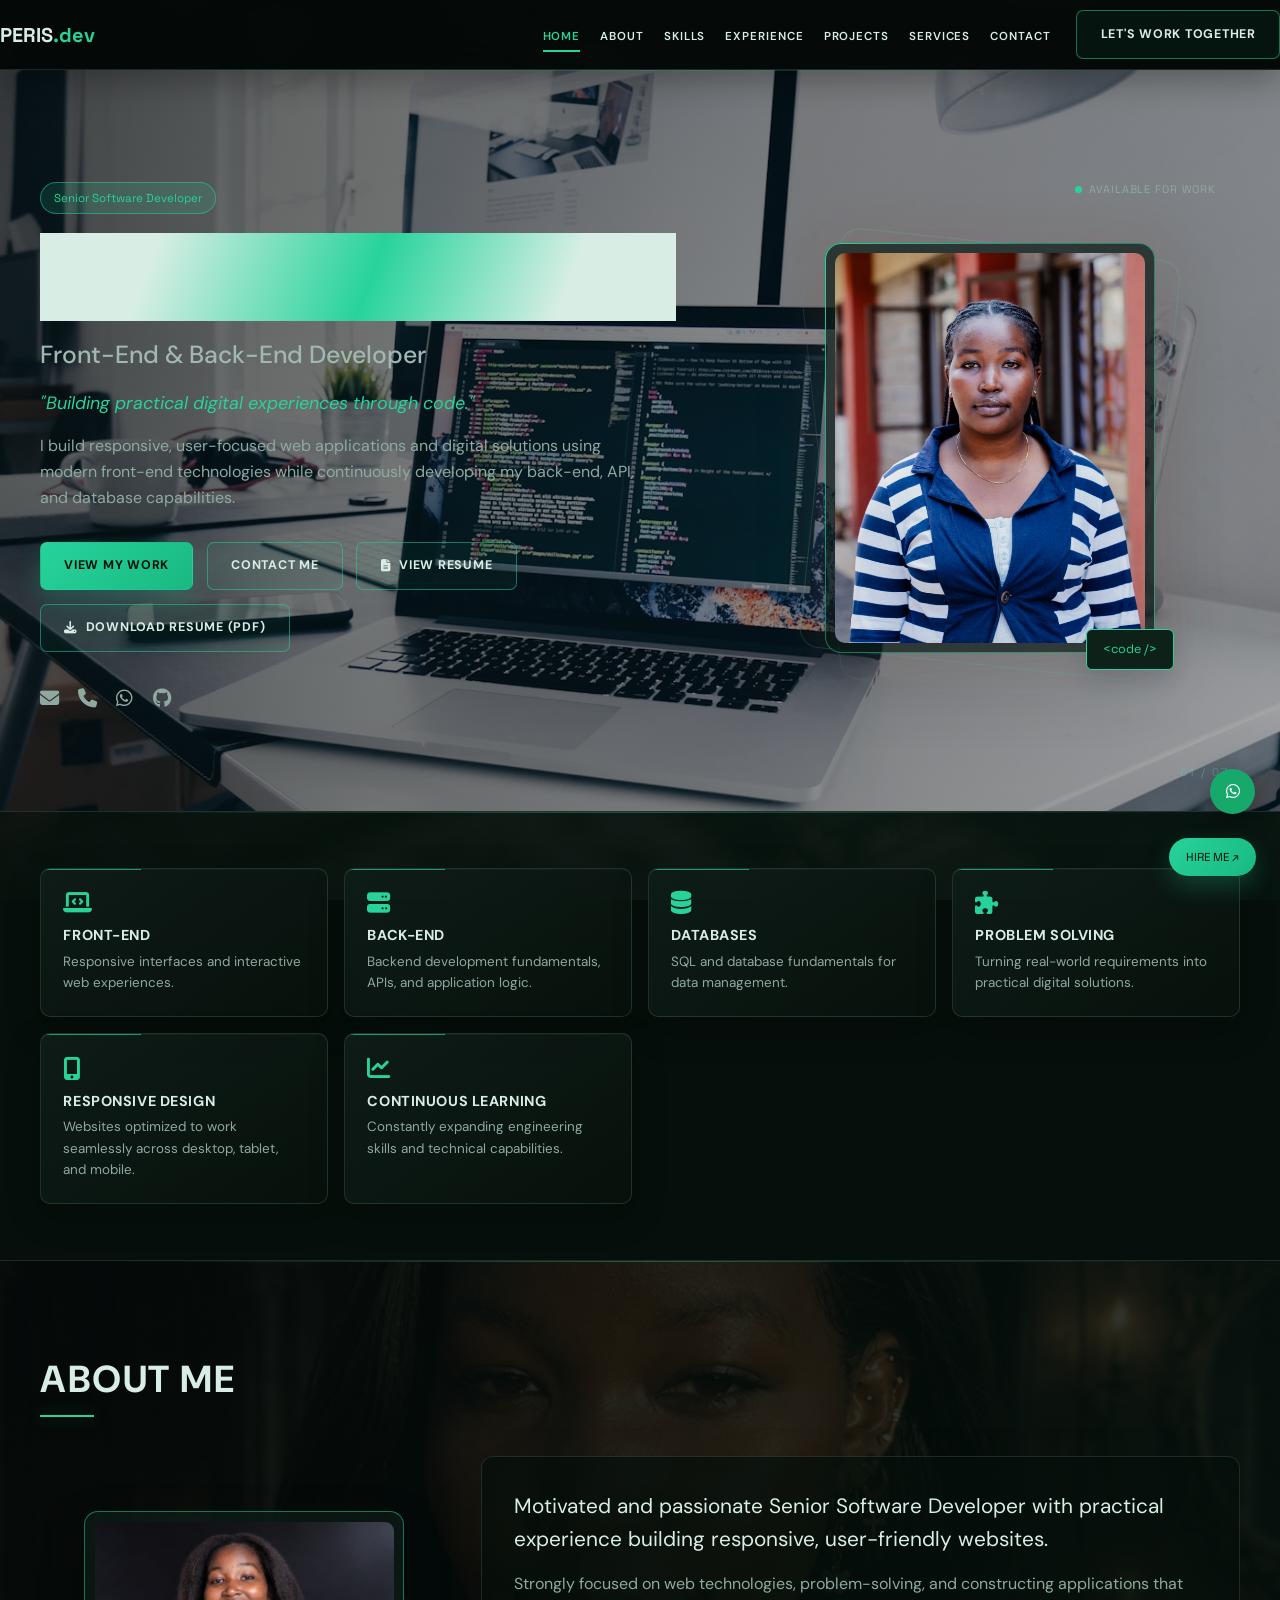
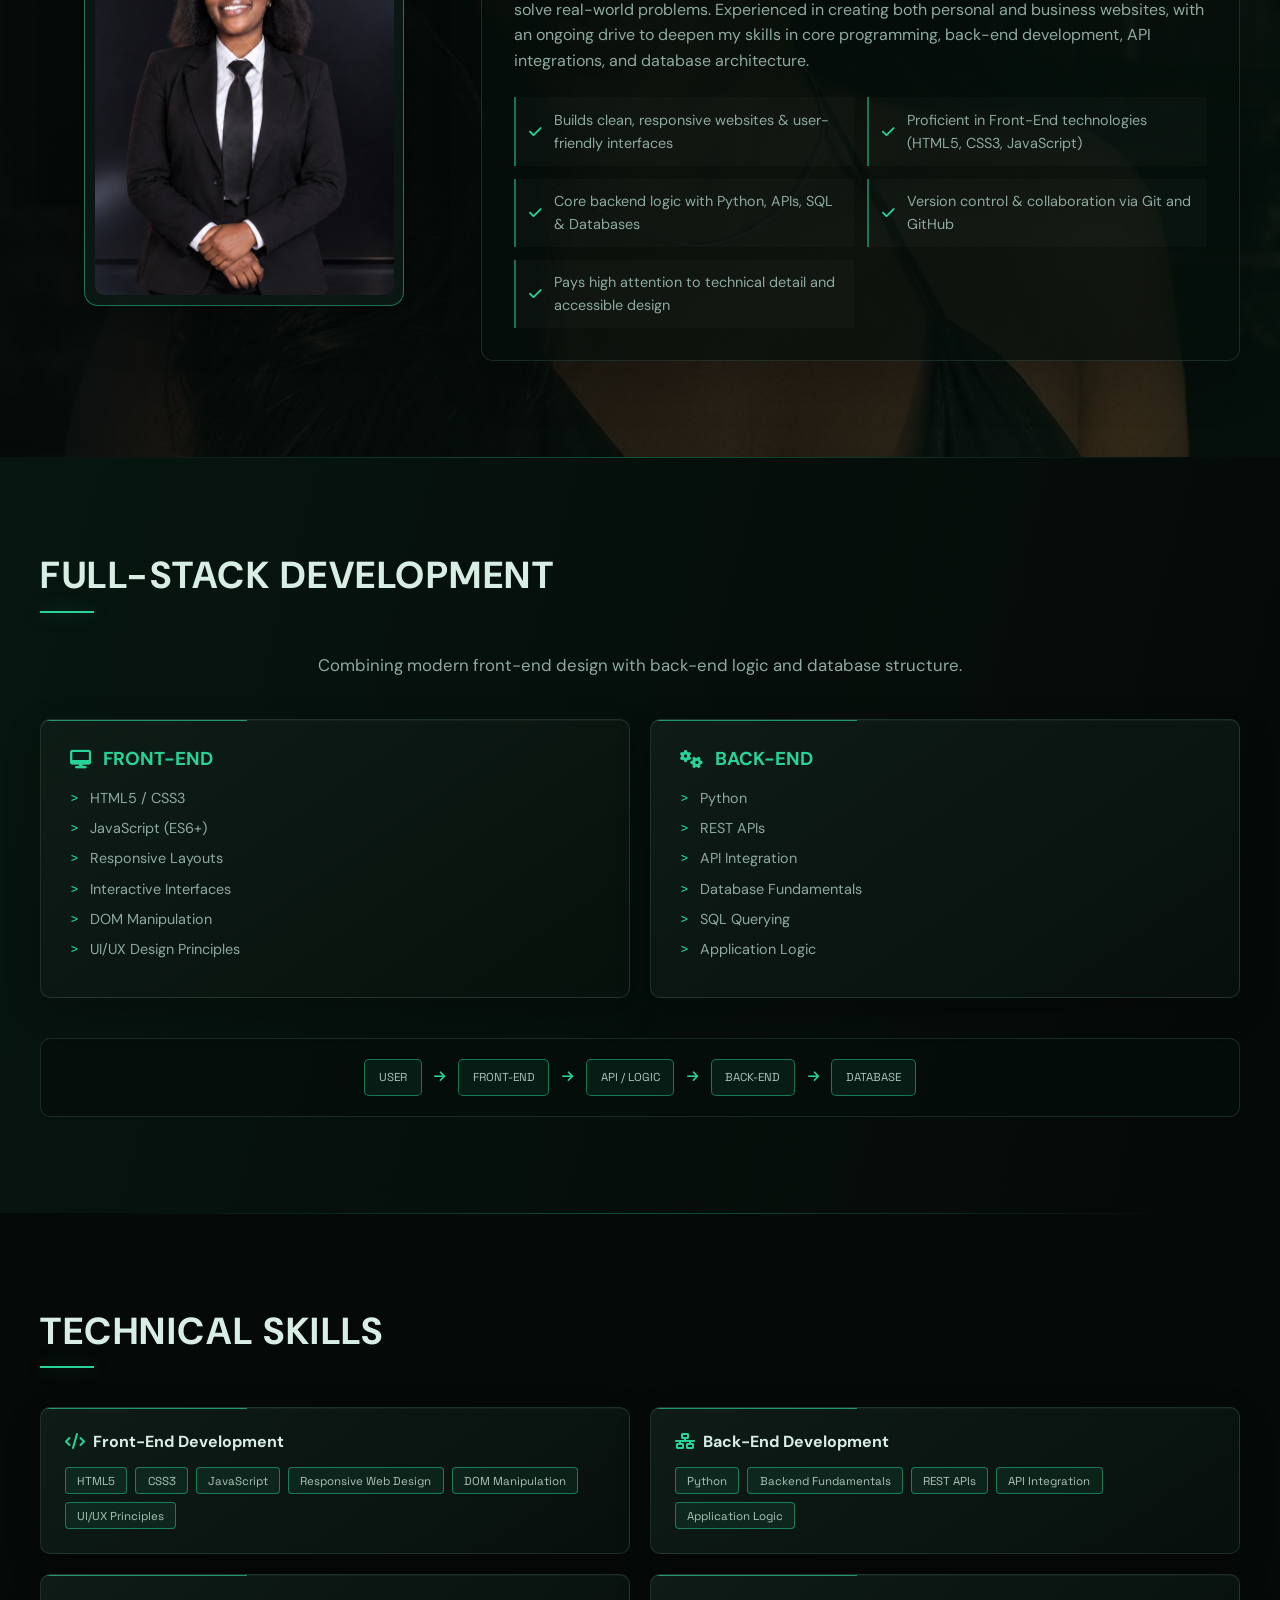
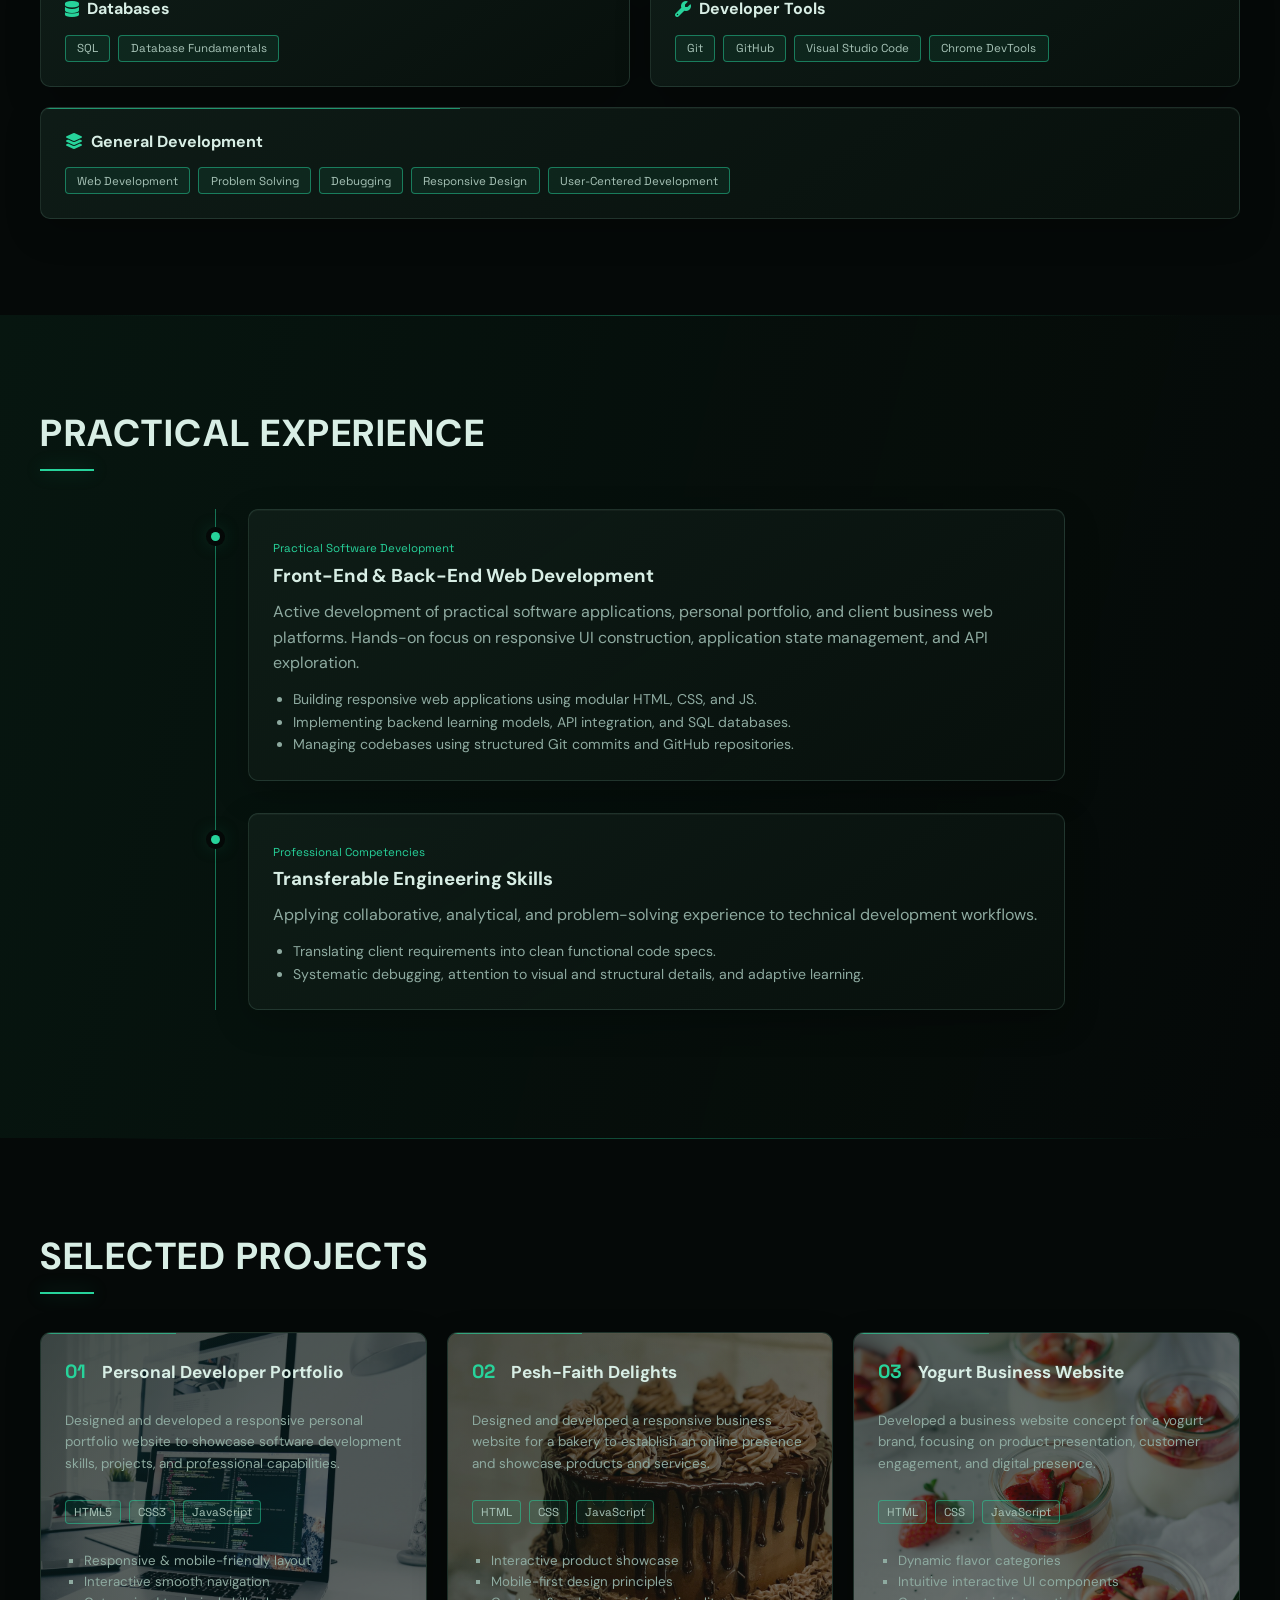
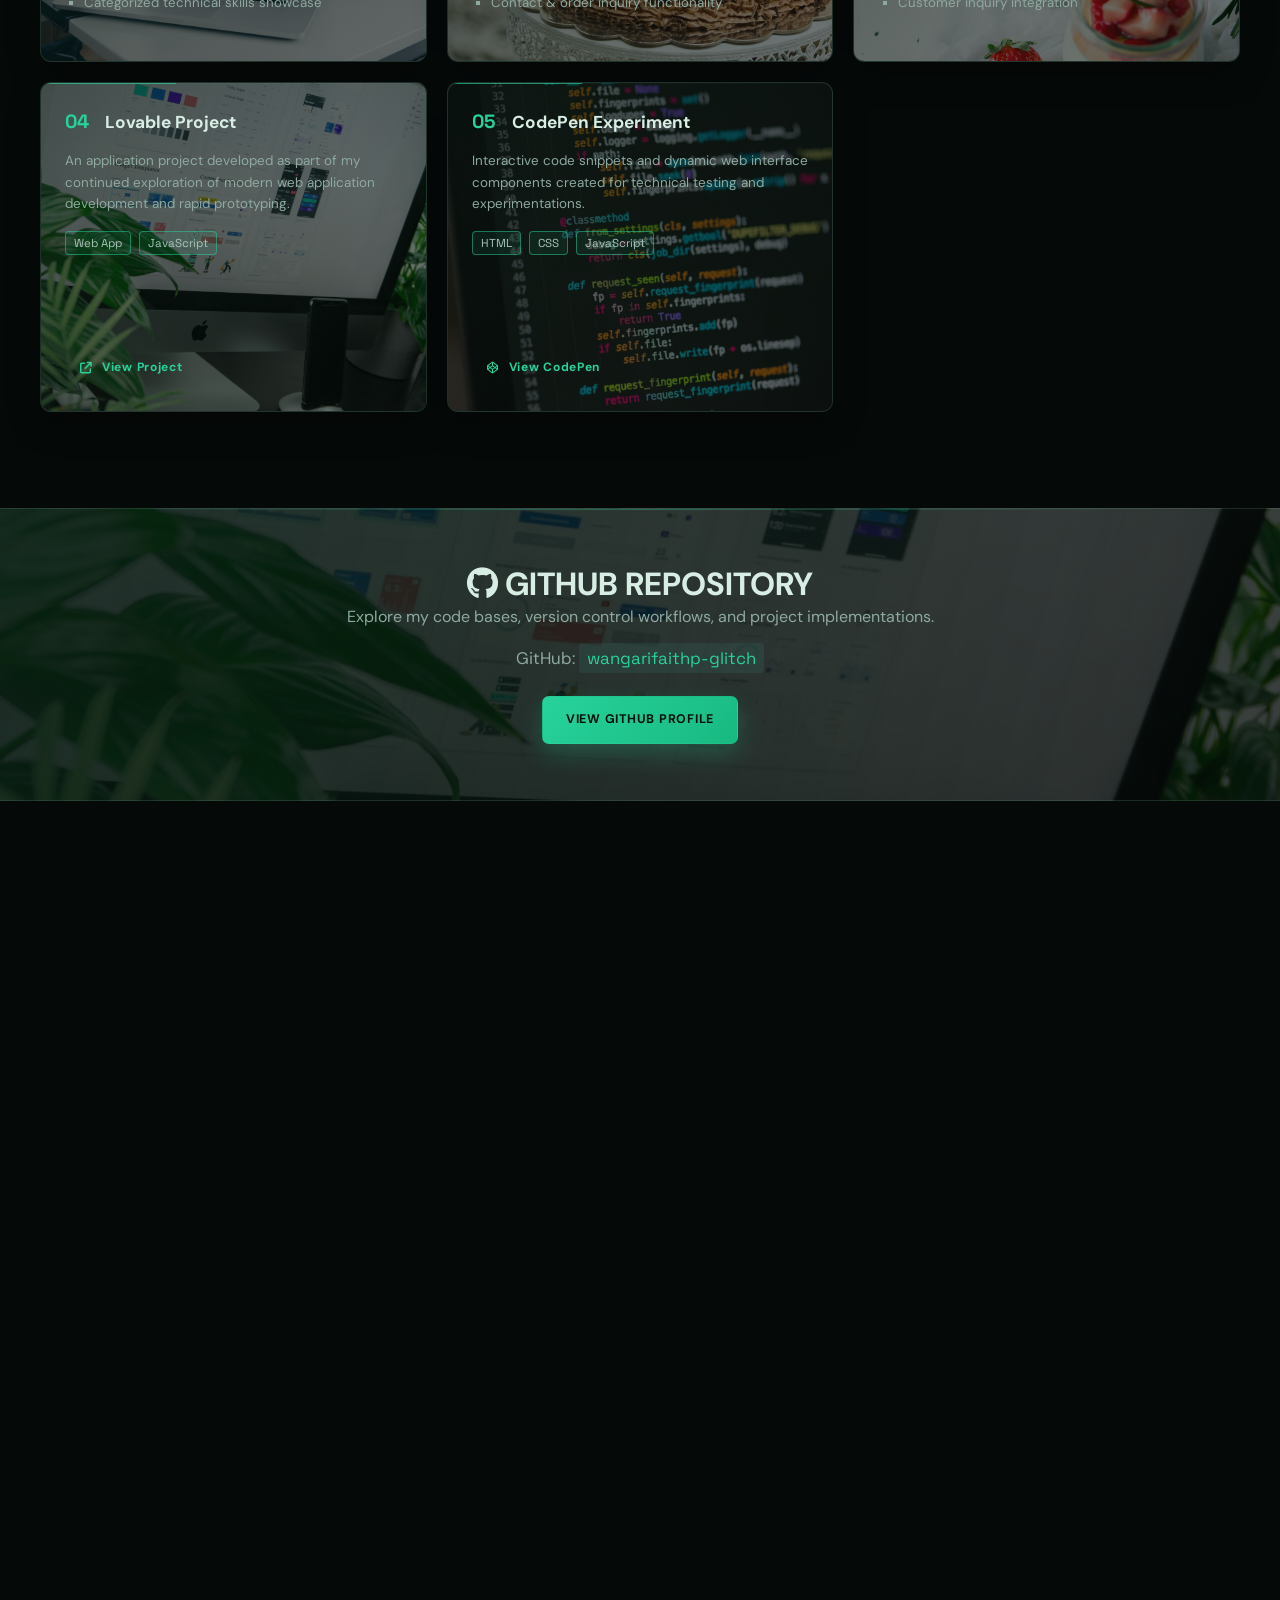
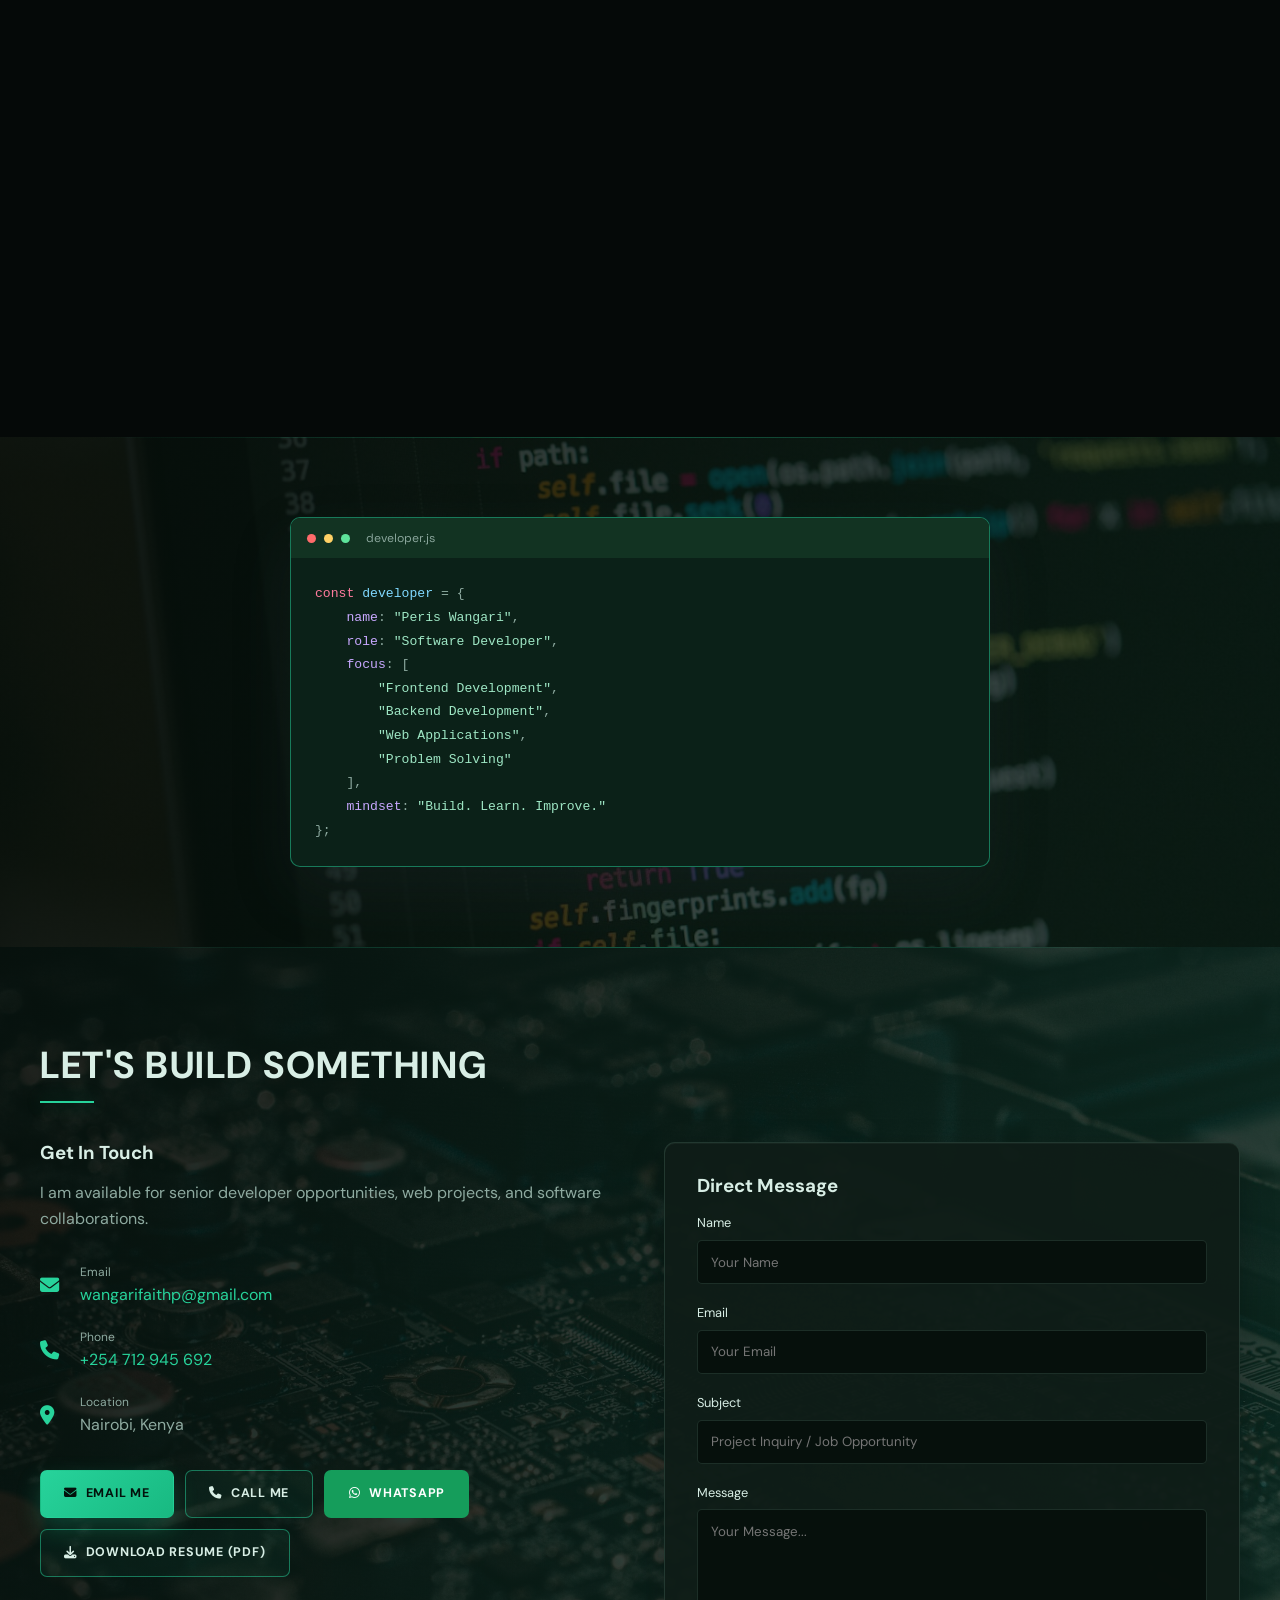
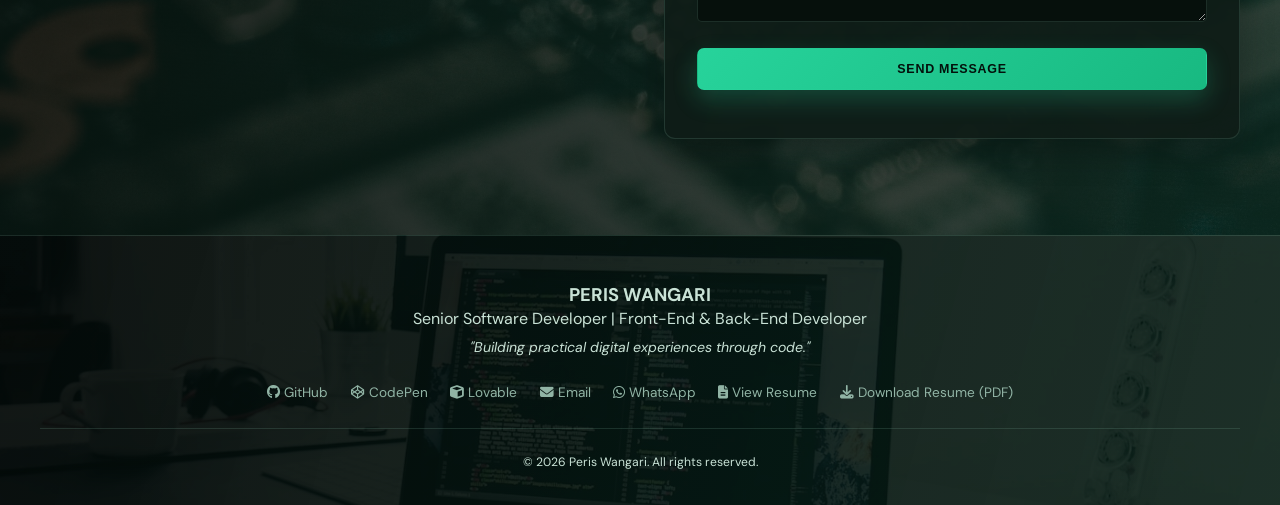
<file: index.html>
<!DOCTYPE html>
<html lang="en">
<head>
    <meta charset="UTF-8">
    <meta name="viewport" content="width=device-width, initial-scale=1.0">
    <meta name="description" content="Peris Wangari - Senior Software Developer | Front-End & Back-End Developer Portfolio">
    <title>Peris Wangari | Software Developer</title>
    <link rel="stylesheet" href="style.css">
    <!-- Font Awesome for Icons -->
    <link rel="stylesheet" href="https://cdnjs.cloudflare.com/ajax/libs/font-awesome/6.4.0/css/all.min.css">
    <!-- Google Fonts -->
    <link rel="preconnect" href="https://fonts.googleapis.com">
    <link rel="preconnect" href="https://fonts.gstatic.com" crossorigin>
    <link href="https://fonts.googleapis.com/css2?family=Fira+Code:wght@400;500&family=Inter:wght@300;400;500;600;700&display=swap" rel="stylesheet">
</head>
<body>

    <!-- Header / Navigation -->
    <header class="navbar" id="navbar">
        <div class="container nav-container">
            <a href="#home" class="logo">PERIS<span>.dev</span></a>
            <button class="nav-toggle" id="navToggle" aria-label="Toggle navigation">
                <i class="fa-solid fa-bars"></i>
            </button>
            <nav class="nav-menu" id="navMenu">
                <ul class="nav-list">
                    <li><a href="#home" class="nav-link active">HOME</a></li>
                    <li><a href="#about" class="nav-link">ABOUT</a></li>
                    <li><a href="#skills" class="nav-link">SKILLS</a></li>
                    <li><a href="#experience" class="nav-link">EXPERIENCE</a></li>
                    <li><a href="#projects" class="nav-link">PROJECTS</a></li>
                    <li><a href="#services" class="nav-link">SERVICES</a></li>
                    <li><a href="#contact" class="nav-link">CONTACT</a></li>
                </ul>
                <a href="#contact" class="btn btn-outline nav-cta">LET'S WORK TOGETHER</a>
            </nav>
        </div>
    </header>

    <main>
        <!-- Hero Section -->
        <section id="home" class="hero-section">
            <div class="container hero-container">
                <div class="hero-content">
                    <span class="badge">Senior Software Developer</span>
                    <h1 class="hero-title">PERIS WANGARI</h1>
                    <h2 class="hero-subtitle">Front-End & Back-End Developer</h2>
                    <p class="hero-headline">"Building practical digital experiences through code."</p>
                    <p class="hero-description">
                        I build responsive, user-focused web applications and digital solutions using modern front-end technologies while continuously developing my back-end, API, and database capabilities.
                    </p>
                    <div class="hero-actions">
                        <a href="#projects" class="btn btn-primary">VIEW MY WORK</a>
                        <a href="#contact" class="btn btn-secondary">CONTACT ME</a>
                        <a href="resume.html" target="_blank" rel="noopener" class="btn btn-outline"><i class="fa-solid fa-file-lines"></i> VIEW RESUME</a>
                        <a href="resume.pdf" download="Peris-Wangari-Resume.pdf" class="btn btn-outline"><i class="fa-solid fa-download"></i> DOWNLOAD RESUME (PDF)</a>
                    </div>
                    <div class="quick-contacts">
                        <a href="mailto:wangarifaithp@gmail.com" title="Email"><i class="fa-solid fa-envelope"></i></a>
                        <a href="tel:+254712945692" title="Call"><i class="fa-solid fa-phone"></i></a>
                        <a href="https://wa.me/254712945692" target="_blank" rel="noopener" title="WhatsApp"><i class="fa-brands fa-whatsapp"></i></a>
                        <a href="https://github.com/wangarifaithp-glitch" target="_blank" rel="noopener" title="GitHub"><i class="fa-brands fa-github"></i></a>
                    </div>
                </div>
                <div class="hero-image-wrapper">
                    <div class="image-frame">
                        <img src="assets/peris-wangari.png" alt="Peris Wangari - Software Developer" class="profile-img">
                        <div class="code-overlay-badge">&lt;code /&gt;</div>
                    </div>
                </div>
            </div>
        </section>

        <!-- Profile / Quick Stats Section -->
        <section class="stats-section">
            <div class="container stats-grid">
                <div class="stat-card">
                    <i class="fa-solid fa-laptop-code stat-icon"></i>
                    <h3>FRONT-END</h3>
                    <p>Responsive interfaces and interactive web experiences.</p>
                </div>
                <div class="stat-card">
                    <i class="fa-solid fa-server stat-icon"></i>
                    <h3>BACK-END</h3>
                    <p>Backend development fundamentals, APIs, and application logic.</p>
                </div>
                <div class="stat-card">
                    <i class="fa-solid fa-database stat-icon"></i>
                    <h3>DATABASES</h3>
                    <p>SQL and database fundamentals for data management.</p>
                </div>
                <div class="stat-card">
                    <i class="fa-solid fa-puzzle-piece stat-icon"></i>
                    <h3>PROBLEM SOLVING</h3>
                    <p>Turning real-world requirements into practical digital solutions.</p>
                </div>
                <div class="stat-card">
                    <i class="fa-solid fa-mobile-screen-button stat-icon"></i>
                    <h3>RESPONSIVE DESIGN</h3>
                    <p>Websites optimized to work seamlessly across desktop, tablet, and mobile.</p>
                </div>
                <div class="stat-card">
                    <i class="fa-solid fa-chart-line stat-icon"></i>
                    <h3>CONTINUOUS LEARNING</h3>
                    <p>Constantly expanding engineering skills and technical capabilities.</p>
                </div>
            </div>
        </section>

        <!-- About Section -->
        <section id="about" class="about-section">
            <div class="container">
                <h2 class="section-title">ABOUT ME</h2>
                <div class="about-grid">
                    <div class="about-image">
                        <img src="assets/about-peris-wangari.png" alt="Peris Wangari - Software Developer" class="about-profile-img">
                    </div>
                    <div class="about-text">
                        <p class="lead">
                            Motivated and passionate Senior Software Developer with practical experience building responsive, user-friendly websites.
                        </p>
                        <p>
                            Strongly focused on web technologies, problem-solving, and constructing applications that solve real-world problems. Experienced in creating both personal and business websites, with an ongoing drive to deepen my skills in core programming, back-end development, API integrations, and database architecture.
                        </p>
                        <ul class="about-checklist">
                            <li><i class="fa-solid fa-check"></i> Builds clean, responsive websites & user-friendly interfaces</li>
                            <li><i class="fa-solid fa-check"></i> Proficient in Front-End technologies (HTML5, CSS3, JavaScript)</li>
                            <li><i class="fa-solid fa-check"></i> Core backend logic with Python, APIs, SQL & Databases</li>
                            <li><i class="fa-solid fa-check"></i> Version control & collaboration via Git and GitHub</li>
                            <li><i class="fa-solid fa-check"></i> Pays high attention to technical detail and accessible design</li>
                        </ul>
                    </div>
                </div>
            </div>
        </section>

        <!-- Full-Stack Focus Section -->
        <section class="stack-focus-section">
            <div class="container">
                <h2 class="section-title text-center">FULL-STACK DEVELOPMENT</h2>
                <p class="section-subtitle text-center">Combining modern front-end design with back-end logic and database structure.</p>
                
                <div class="stack-grid">
                    <div class="stack-card">
                        <h3><i class="fa-solid fa-desktop"></i> FRONT-END</h3>
                        <ul>
                            <li>HTML5 / CSS3</li>
                            <li>JavaScript (ES6+)</li>
                            <li>Responsive Layouts</li>
                            <li>Interactive Interfaces</li>
                            <li>DOM Manipulation</li>
                            <li>UI/UX Design Principles</li>
                        </ul>
                    </div>
                    <div class="stack-card">
                        <h3><i class="fa-solid fa-gears"></i> BACK-END</h3>
                        <ul>
                            <li>Python</li>
                            <li>REST APIs</li>
                            <li>API Integration</li>
                            <li>Database Fundamentals</li>
                            <li>SQL Querying</li>
                            <li>Application Logic</li>
                        </ul>
                    </div>
                </div>

                <!-- Visual Architecture Flow -->
                <div class="architecture-flow">
                    <div class="flow-step">USER</div>
                    <i class="fa-solid fa-arrow-right flow-arrow"></i>
                    <div class="flow-step">FRONT-END</div>
                    <i class="fa-solid fa-arrow-right flow-arrow"></i>
                    <div class="flow-step">API / LOGIC</div>
                    <i class="fa-solid fa-arrow-right flow-arrow"></i>
                    <div class="flow-step">BACK-END</div>
                    <i class="fa-solid fa-arrow-right flow-arrow"></i>
                    <div class="flow-step">DATABASE</div>
                </div>
            </div>
        </section>

        <!-- Technical Skills Section -->
        <section id="skills" class="skills-section">
            <div class="container">
                <h2 class="section-title">TECHNICAL SKILLS</h2>
                <div class="skills-grid">
                    
                    <div class="skill-category">
                        <h3><i class="fa-solid fa-code"></i> Front-End Development</h3>
                        <div class="tags">
                            <span class="tag">HTML5</span>
                            <span class="tag">CSS3</span>
                            <span class="tag">JavaScript</span>
                            <span class="tag">Responsive Web Design</span>
                            <span class="tag">DOM Manipulation</span>
                            <span class="tag">UI/UX Principles</span>
                        </div>
                    </div>

                    <div class="skill-category">
                        <h3><i class="fa-solid fa-network-wired"></i> Back-End Development</h3>
                        <div class="tags">
                            <span class="tag">Python</span>
                            <span class="tag">Backend Fundamentals</span>
                            <span class="tag">REST APIs</span>
                            <span class="tag">API Integration</span>
                            <span class="tag">Application Logic</span>
                        </div>
                    </div>

                    <div class="skill-category">
                        <h3><i class="fa-solid fa-database"></i> Databases</h3>
                        <div class="tags">
                            <span class="tag">SQL</span>
                            <span class="tag">Database Fundamentals</span>
                        </div>
                    </div>

                    <div class="skill-category">
                        <h3><i class="fa-solid fa-wrench"></i> Developer Tools</h3>
                        <div class="tags">
                            <span class="tag">Git</span>
                            <span class="tag">GitHub</span>
                            <span class="tag">Visual Studio Code</span>
                            <span class="tag">Chrome DevTools</span>
                        </div>
                    </div>

                    <div class="skill-category full-width">
                        <h3><i class="fa-solid fa-layer-group"></i> General Development</h3>
                        <div class="tags">
                            <span class="tag">Web Development</span>
                            <span class="tag">Problem Solving</span>
                            <span class="tag">Debugging</span>
                            <span class="tag">Responsive Design</span>
                            <span class="tag">User-Centered Development</span>
                        </div>
                    </div>

                </div>
            </div>
        </section>

        <!-- Experience Section -->
        <section id="experience" class="experience-section">
            <div class="container">
                <h2 class="section-title">PRACTICAL EXPERIENCE</h2>
                <div class="timeline">
                    
                    <div class="timeline-item">
                        <div class="timeline-dot"></div>
                        <div class="timeline-content">
                            <span class="timeline-date">Practical Software Development</span>
                            <h3>Front-End & Back-End Web Development</h3>
                            <p>
                                Active development of practical software applications, personal portfolio, and client business web platforms. Hands-on focus on responsive UI construction, application state management, and API exploration.
                            </p>
                            <ul class="timeline-bullets">
                                <li>Building responsive web applications using modular HTML, CSS, and JS.</li>
                                <li>Implementing backend learning models, API integration, and SQL databases.</li>
                                <li>Managing codebases using structured Git commits and GitHub repositories.</li>
                            </ul>
                        </div>
                    </div>

                    <div class="timeline-item">
                        <div class="timeline-dot"></div>
                        <div class="timeline-content">
                            <span class="timeline-date">Professional Competencies</span>
                            <h3>Transferable Engineering Skills</h3>
                            <p>
                                Applying collaborative, analytical, and problem-solving experience to technical development workflows.
                            </p>
                            <ul class="timeline-bullets">
                                <li>Translating client requirements into clean functional code specs.</li>
                                <li>Systematic debugging, attention to visual and structural details, and adaptive learning.</li>
                            </ul>
                        </div>
                    </div>

                </div>
            </div>
        </section>

        <!-- Projects Section -->
        <section id="projects" class="projects-section">
            <div class="container">
                <h2 class="section-title">SELECTED PROJECTS</h2>
                <div class="projects-grid">
                    
                    <!-- Project 01 -->
                    <article class="project-card">
                        <div class="project-header">
                            <span class="project-number">01</span>
                            <h3>Personal Developer Portfolio</h3>
                        </div>
                        <p class="project-description">
                            Designed and developed a responsive personal portfolio website to showcase software development skills, projects, and professional capabilities.
                        </p>
                        <div class="project-tech">
                            <span>HTML5</span><span>CSS3</span><span>JavaScript</span>
                        </div>
                        <ul class="project-features">
                            <li>Responsive & mobile-friendly layout</li>
                            <li>Interactive smooth navigation</li>
                            <li>Categorized technical skills showcase</li>
                        </ul>
                    </article>

                    <!-- Project 02 -->
                    <article class="project-card">
                        <div class="project-header">
                            <span class="project-number">02</span>
                            <h3>Pesh-Faith Delights</h3>
                        </div>
                        <p class="project-description">
                            Designed and developed a responsive business website for a bakery to establish an online presence and showcase products and services.
                        </p>
                        <div class="project-tech">
                            <span>HTML</span><span>CSS</span><span>JavaScript</span>
                        </div>
                        <ul class="project-features">
                            <li>Interactive product showcase</li>
                            <li>Mobile-first design principles</li>
                            <li>Contact & order inquiry functionality</li>
                        </ul>
                    </article>

                    <!-- Project 03 -->
                    <article class="project-card">
                        <div class="project-header">
                            <span class="project-number">03</span>
                            <h3>Yogurt Business Website</h3>
                        </div>
                        <p class="project-description">
                            Developed a business website concept for a yogurt brand, focusing on product presentation, customer engagement, and digital presence.
                        </p>
                        <div class="project-tech">
                            <span>HTML</span><span>CSS</span><span>JavaScript</span>
                        </div>
                        <ul class="project-features">
                            <li>Dynamic flavor categories</li>
                            <li>Intuitive interactive UI components</li>
                            <li>Customer inquiry integration</li>
                        </ul>
                    </article>

                    <!-- Project 04 -->
                    <article class="project-card">
                        <div class="project-header">
                            <span class="project-number">04</span>
                            <h3>Lovable Project</h3>
                        </div>
                        <p class="project-description">
                            An application project developed as part of my continued exploration of modern web application development and rapid prototyping.
                        </p>
                        <div class="project-tech">
                            <span>Web App</span><span>JavaScript</span>
                        </div>
                        <div class="project-links">
                            <a href="https://lovable.dev/projects/204b65ef-665f-4601-84a8-a10ae6b6a799" target="_blank" rel="noopener" class="btn btn-sm"><i class="fa-solid fa-arrow-up-right-from-square"></i> View Project</a>
                        </div>
                    </article>

                    <!-- Project 05 -->
                    <article class="project-card">
                        <div class="project-header">
                            <span class="project-number">05</span>
                            <h3>CodePen Experiment</h3>
                        </div>
                        <p class="project-description">
                            Interactive code snippets and dynamic web interface components created for technical testing and experimentations.
                        </p>
                        <div class="project-tech">
                            <span>HTML</span><span>CSS</span><span>JavaScript</span>
                        </div>
                        <div class="project-links">
                            <a href="https://codepen.io/editor/wangarifaithp-glitch/pen/019fdb6d-046c-7e47-9b3a-5a0814e7f1c5" target="_blank" rel="noopener" class="btn btn-sm"><i class="fa-brands fa-codepen"></i> View CodePen</a>
                        </div>
                    </article>

                </div>
            </div>
        </section>

        <!-- GitHub Banner Section -->
        <section class="github-section">
            <div class="container text-center">
                <h2><i class="fa-brands fa-github"></i> GITHUB REPOSITORY</h2>
                <p>Explore my code bases, version control workflows, and project implementations.</p>
                <div class="github-handle">GitHub: <code>wangarifaithp-glitch</code></div>
                <a href="https://github.com/wangarifaithp-glitch" target="_blank" rel="noopener" class="btn btn-primary">VIEW GITHUB PROFILE</a>
            </div>
        </section>

        <!-- Services Section -->
        <section id="services" class="services-section">
            <div class="container">
                <h2 class="section-title">WHAT I BUILD</h2>
                <div class="services-grid">
                    <div class="service-card">
                        <i class="fa-solid fa-code service-icon"></i>
                        <h3>Front-End Development</h3>
                        <p>Responsive and interactive websites built using semantic HTML, structured CSS, and modern JavaScript.</p>
                    </div>
                    <div class="service-card">
                        <i class="fa-solid fa-mobile-retro service-icon"></i>
                        <h3>Responsive Web Design</h3>
                        <p>Mobile-first interfaces engineered to adapt smoothly across mobile devices, tablets, and desktop screens.</p>
                    </div>
                    <div class="service-card">
                        <i class="fa-solid fa-store service-icon"></i>
                        <h3>Business Websites</h3>
                        <p>Professional custom sites designed to help small businesses establish a solid online brand and customer reach.</p>
                    </div>
                    <div class="service-card">
                        <i class="fa-solid fa-pen-ruler service-icon"></i>
                        <h3>UI Development</h3>
                        <p>Clean, intuitive, accessible, and user-friendly web interface layouts built around sound visual hierarchy.</p>
                    </div>
                    <div class="service-card">
                        <i class="fa-solid fa-plug service-icon"></i>
                        <h3>API Integration</h3>
                        <p>Integration of web applications with modern RESTful APIs and external dynamic data sources.</p>
                    </div>
                    <div class="service-card">
                        <i class="fa-solid fa-gears service-icon"></i>
                        <h3>Back-End Development</h3>
                        <p>Application logic development and backend integration using Python, RESTful architectures, and SQL databases.</p>
                    </div>
                </div>
            </div>
        </section>

        <!-- Development Process Section -->
        <section class="process-section">
            <div class="container">
                <h2 class="section-title text-center">HOW I BUILD</h2>
                <div class="process-timeline">
                    <div class="process-step">
                        <span class="step-num">01</span>
                        <h3>UNDERSTAND</h3>
                        <p>Gather requirements, clarify problem goals, and target end-user needs.</p>
                    </div>
                    <div class="process-step">
                        <span class="step-num">02</span>
                        <h3>PLAN</h3>
                        <p>Structure application flow, component hierarchy, and interface design.</p>
                    </div>
                    <div class="process-step">
                        <span class="step-num">03</span>
                        <h3>BUILD</h3>
                        <p>Write clean, maintainable front-end code integrated with robust backend logic.</p>
                    </div>
                    <div class="process-step">
                        <span class="step-num">04</span>
                        <h3>TEST</h3>
                        <p>Perform multi-device testing, layout responsiveness checks, and debugging.</p>
                    </div>
                    <div class="process-step">
                        <span class="step-num">05</span>
                        <h3>IMPROVE</h3>
                        <p>Refine performance, continuous optimization, and overall usability.</p>
                    </div>
                </div>
            </div>
        </section>

        <!-- Code Snippet Feature -->
        <section class="code-snippet-section">
            <div class="container">
                <div class="code-window">
                    <div class="code-header">
                        <span class="dot red"></span>
                        <span class="dot yellow"></span>
                        <span class="dot green"></span>
                        <span class="code-title">developer.js</span>
                    </div>
                    <pre><code><span class="keyword">const</span> <span class="variable">developer</span> = {
    <span class="property">name</span>: <span class="string">"Peris Wangari"</span>,
    <span class="property">role</span>: <span class="string">"Software Developer"</span>,
    <span class="property">focus</span>: [
        <span class="string">"Frontend Development"</span>,
        <span class="string">"Backend Development"</span>,
        <span class="string">"Web Applications"</span>,
        <span class="string">"Problem Solving"</span>
    ],
    <span class="property">mindset</span>: <span class="string">"Build. Learn. Improve."</span>
};</code></pre>
                </div>
            </div>
        </section>

        <!-- Contact Section -->
        <section id="contact" class="contact-section">
            <div class="container">
                <h2 class="section-title">LET'S BUILD SOMETHING</h2>
                <div class="contact-grid">
                    
                    <div class="contact-info">
                        <h3>Get In Touch</h3>
                        <p>I am available for senior developer opportunities, web projects, and software collaborations.</p>
                        
                        <div class="contact-methods">
                            <div class="method-item">
                                <i class="fa-solid fa-envelope"></i>
                                <div>
                                    <span>Email</span>
                                    <a class="contact-email" href="mailto:wangarifaithp@gmail.com">wangarifaithp@gmail.com</a>
                                </div>
                            </div>
                            <div class="method-item">
                                <i class="fa-solid fa-phone"></i>
                                <div>
                                    <span>Phone</span>
                                    <a href="tel:+254712945692">+254 712 945 692</a>
                                </div>
                            </div>
                            <div class="method-item">
                                <i class="fa-solid fa-location-dot"></i>
                                <div>
                                    <span>Location</span>
                                    <p>Nairobi, Kenya</p>
                                </div>
                            </div>
                        </div>

                        <div class="contact-action-btns">
                            <a href="mailto:wangarifaithp@gmail.com" class="btn btn-primary"><i class="fa-solid fa-envelope"></i> EMAIL ME</a>
                            <a href="tel:+254712945692" class="btn btn-secondary"><i class="fa-solid fa-phone"></i> CALL ME</a>
                            <a href="https://wa.me/254712945692" target="_blank" rel="noopener" class="btn btn-whatsapp"><i class="fa-brands fa-whatsapp"></i> WHATSAPP</a>
                            <a href="resume.pdf" download="Peris-Wangari-Resume.pdf" class="btn btn-outline"><i class="fa-solid fa-download"></i> DOWNLOAD RESUME (PDF)</a>
                        </div>
                    </div>

                    <div class="contact-form-wrapper">
                        <form id="contactForm" class="contact-form" novalidate>
                            <h3>Direct Message</h3>
                            <div class="form-group">
                                <label for="name">Name</label>
                                <input type="text" id="name" name="name" required placeholder="Your Name">
                                <span class="error-msg">Please enter your name</span>
                            </div>
                            <div class="form-group">
                                <label for="email">Email</label>
                                <input type="email" id="email" name="email" required placeholder="Your Email">
                                <span class="error-msg">Please enter a valid email address</span>
                            </div>
                            <div class="form-group">
                                <label for="subject">Subject</label>
                                <input type="text" id="subject" name="subject" required placeholder="Project Inquiry / Job Opportunity">
                                <span class="error-msg">Please enter a subject</span>
                            </div>
                            <div class="form-group">
                                <label for="message">Message</label>
                                <textarea id="message" name="message" rows="5" required placeholder="Your Message..."></textarea>
                                <span class="error-msg">Please enter your message</span>
                            </div>
                            <button type="submit" class="btn btn-primary btn-full">SEND MESSAGE</button>
                            <div id="formStatus" class="form-status"></div>
                        </form>
                    </div>

                </div>
            </div>
        </section>
    </main>

    <!-- Footer Section -->
    <footer class="footer">
        <div class="container footer-container">
            <div class="footer-brand">
                <h3>PERIS WANGARI</h3>
                <p>Senior Software Developer | Front-End & Back-End Developer</p>
                <p class="tagline">"Building practical digital experiences through code."</p>
            </div>
            <div class="footer-links">
                <a href="https://github.com/wangarifaithp-glitch" target="_blank" rel="noopener"><i class="fa-brands fa-github"></i> GitHub</a>
                <a href="https://codepen.io/editor/wangarifaithp-glitch/pen/019fdb6d-046c-7e47-9b3a-5a0814e7f1c5" target="_blank" rel="noopener"><i class="fa-brands fa-codepen"></i> CodePen</a>
                <a href="https://lovable.dev/projects/204b65ef-665f-4601-84a8-a10ae6b6a799" target="_blank" rel="noopener"><i class="fa-solid fa-cube"></i> Lovable</a>
                <a href="mailto:wangarifaithp@gmail.com"><i class="fa-solid fa-envelope"></i> Email</a>
                <a href="https://wa.me/254712945692" target="_blank" rel="noopener"><i class="fa-brands fa-whatsapp"></i> WhatsApp</a>
                <a href="resume.html" target="_blank" rel="noopener"><i class="fa-solid fa-file-lines"></i> View Resume</a>
                <a href="resume.pdf" download="Peris-Wangari-Resume.pdf"><i class="fa-solid fa-download"></i> Download Resume (PDF)</a>
            </div>
            <div class="footer-copyright">
                <p>&copy; 2026 Peris Wangari. All rights reserved.</p>
            </div>
        </div>
    </footer>

    <script src="script.js"></script>
</body>
</html>
</file>
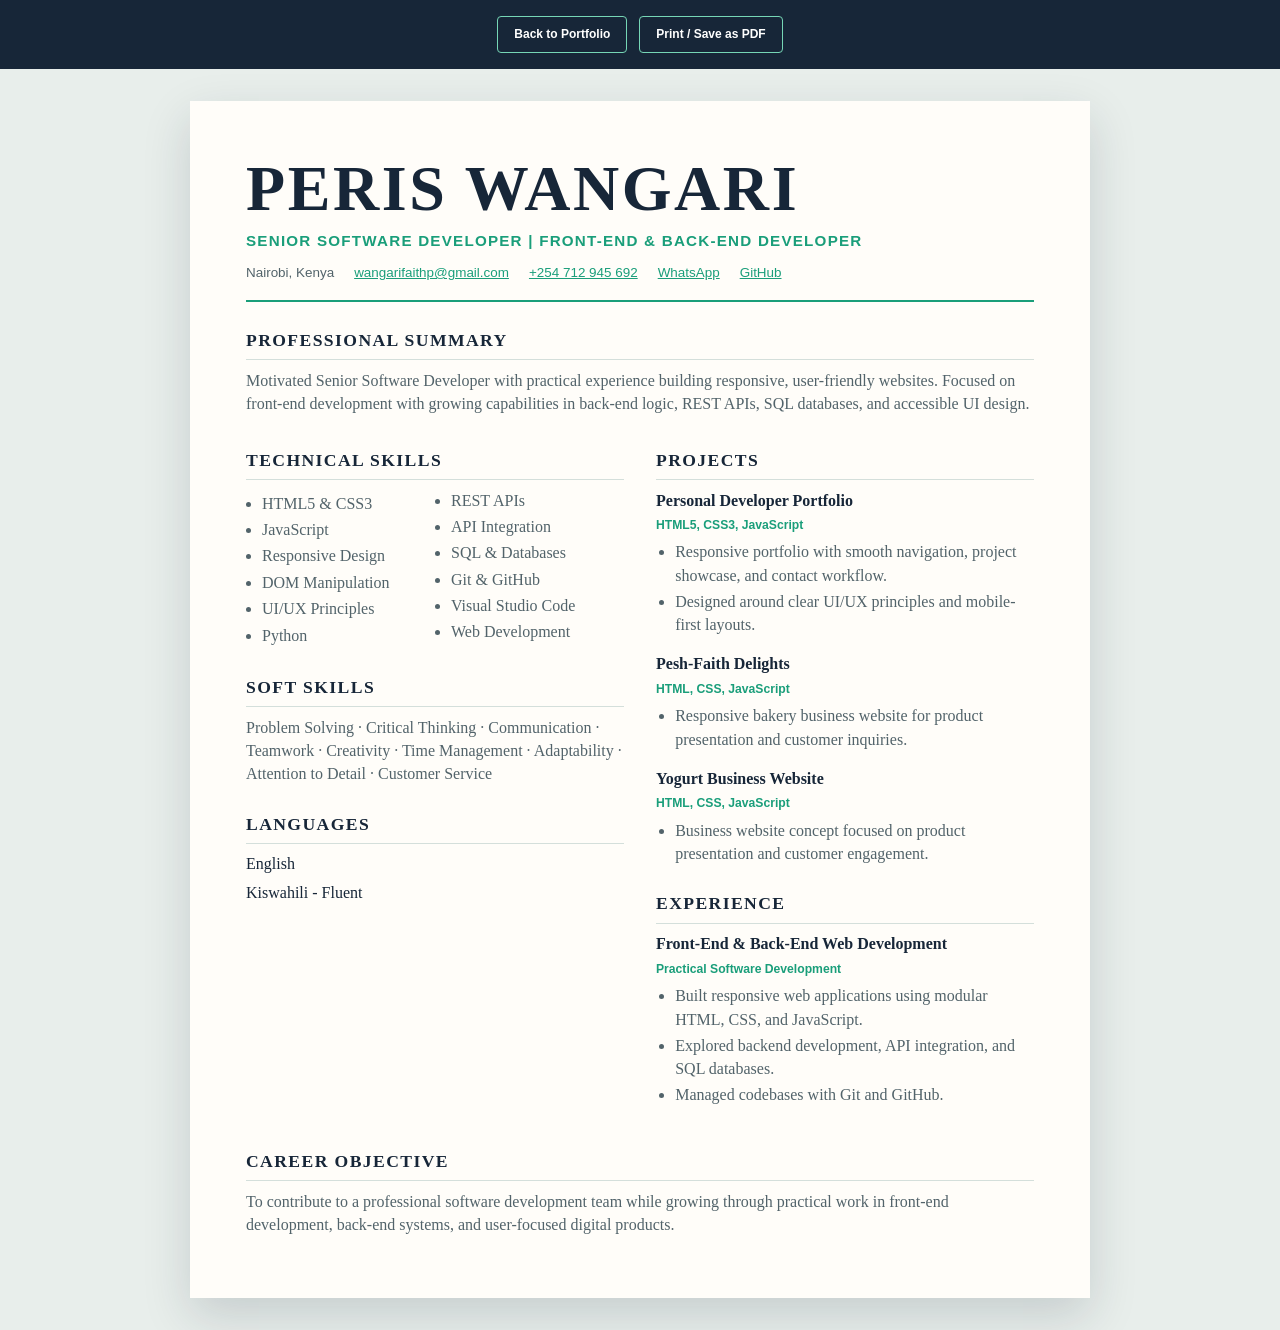
<file: resume.html>
<!DOCTYPE html>
<html lang="en">
<head>
    <meta charset="UTF-8">
    <meta name="viewport" content="width=device-width, initial-scale=1.0">
    <meta name="description" content="Peris Wangari resume - Senior Software Developer and Front-End Developer">
    <title>Peris Wangari | Resume</title>
    <style>
        :root { --ink: #172638; --muted: #52636a; --accent: #1a9e7a; --line: #d4dfdb; --paper: #fffdf9; }
        * { box-sizing: border-box; }
        body { margin: 0; background: #e8eeeb; color: var(--ink); font-family: Georgia, 'Times New Roman', serif; line-height: 1.45; }
        .toolbar { display: flex; justify-content: center; gap: .75rem; padding: 1rem; background: #172638; }
        .toolbar a, .toolbar button { border: 1px solid #76d6b6; border-radius: 4px; padding: .65rem 1rem; background: transparent; color: #fff; font: 600 .75rem Arial, sans-serif; text-decoration: none; cursor: pointer; }
        .toolbar a:hover, .toolbar button:hover { background: #1a9e7a; }
        .resume { width: min(100% - 2rem, 900px); margin: 2rem auto; padding: 3.5rem; background: var(--paper); box-shadow: 0 18px 45px rgba(23, 38, 56, .16); }
        header { border-bottom: 2px solid var(--accent); padding-bottom: 1.25rem; }
        h1 { margin: 0; color: var(--ink); font-size: clamp(2.1rem, 6vw, 4rem); letter-spacing: .04em; line-height: 1; }
        .role { margin: .7rem 0 0; color: var(--accent); font: 700 .95rem Arial, sans-serif; letter-spacing: .08em; text-transform: uppercase; }
        .contact { display: flex; flex-wrap: wrap; gap: .35rem 1.25rem; margin-top: 1rem; color: var(--muted); font: .84rem Arial, sans-serif; }
        .contact a { color: var(--accent); overflow-wrap: anywhere; }
        section { margin-top: 1.65rem; }
        h2 { margin: 0 0 .55rem; padding-bottom: .35rem; border-bottom: 1px solid var(--line); color: var(--ink); font-size: 1.1rem; letter-spacing: .08em; }
        p { margin: .35rem 0; }
        .summary { color: var(--muted); }
        .columns { display: grid; grid-template-columns: 1fr 1fr; gap: 2rem; }
        .item { margin-bottom: 1rem; }
        .item h3 { margin: 0; font-size: 1rem; }
        .meta { color: var(--accent); font: .76rem Arial, sans-serif; font-weight: 700; }
        ul { margin: .35rem 0 0; padding-left: 1.2rem; color: var(--muted); }
        li { margin: .2rem 0; }
        .skills { columns: 2; padding-left: 1rem; }
        .skills li { break-inside: avoid; }
        @media (max-width: 620px) { .resume { width: min(100% - 1rem, 900px); margin: .5rem auto; padding: 1.5rem; }.columns { grid-template-columns: 1fr; gap: 0; }.toolbar { flex-wrap: wrap; } }
        @media print { body { background: #fff; }.toolbar { display: none; }.resume { width: 100%; margin: 0; padding: .35in; box-shadow: none; } a { color: inherit; text-decoration: none; } }
    </style>
</head>
<body>
    <div class="toolbar">
        <a href="index.html">Back to Portfolio</a>
        <button type="button" onclick="window.print()">Print / Save as PDF</button>
    </div>
    <main class="resume">
        <header>
            <h1>PERIS WANGARI</h1>
            <p class="role">Senior Software Developer | Front-End &amp; Back-End Developer</p>
            <div class="contact">
                <span>Nairobi, Kenya</span>
                <a href="mailto:wangarifaithp@gmail.com">wangarifaithp@gmail.com</a>
                <a href="tel:+254712945692">+254 712 945 692</a>
                <a href="https://wa.me/254712945692">WhatsApp</a>
                <a href="https://github.com/wangarifaithp-glitch">GitHub</a>
            </div>
        </header>

        <section>
            <h2>PROFESSIONAL SUMMARY</h2>
            <p class="summary">Motivated Senior Software Developer with practical experience building responsive, user-friendly websites. Focused on front-end development with growing capabilities in back-end logic, REST APIs, SQL databases, and accessible UI design.</p>
        </section>

        <div class="columns">
            <div>
                <section>
                    <h2>TECHNICAL SKILLS</h2>
                    <ul class="skills">
                        <li>HTML5 &amp; CSS3</li><li>JavaScript</li><li>Responsive Design</li><li>DOM Manipulation</li><li>UI/UX Principles</li><li>Python</li><li>REST APIs</li><li>API Integration</li><li>SQL &amp; Databases</li><li>Git &amp; GitHub</li><li>Visual Studio Code</li><li>Web Development</li>
                    </ul>
                </section>
                <section>
                    <h2>SOFT SKILLS</h2>
                    <p class="summary">Problem Solving · Critical Thinking · Communication · Teamwork · Creativity · Time Management · Adaptability · Attention to Detail · Customer Service</p>
                </section>
                <section>
                    <h2>LANGUAGES</h2>
                    <p>English</p>
                    <p>Kiswahili - Fluent</p>
                </section>
            </div>
            <div>
                <section>
                    <h2>PROJECTS</h2>
                    <div class="item"><h3>Personal Developer Portfolio</h3><span class="meta">HTML5, CSS3, JavaScript</span><ul><li>Responsive portfolio with smooth navigation, project showcase, and contact workflow.</li><li>Designed around clear UI/UX principles and mobile-first layouts.</li></ul></div>
                    <div class="item"><h3>Pesh-Faith Delights</h3><span class="meta">HTML, CSS, JavaScript</span><ul><li>Responsive bakery business website for product presentation and customer inquiries.</li></ul></div>
                    <div class="item"><h3>Yogurt Business Website</h3><span class="meta">HTML, CSS, JavaScript</span><ul><li>Business website concept focused on product presentation and customer engagement.</li></ul></div>
                </section>
                <section>
                    <h2>EXPERIENCE</h2>
                    <div class="item"><h3>Front-End &amp; Back-End Web Development</h3><span class="meta">Practical Software Development</span><ul><li>Built responsive web applications using modular HTML, CSS, and JavaScript.</li><li>Explored backend development, API integration, and SQL databases.</li><li>Managed codebases with Git and GitHub.</li></ul></div>
                </section>
            </div>
        </div>

        <section>
            <h2>CAREER OBJECTIVE</h2>
            <p class="summary">To contribute to a professional software development team while growing through practical work in front-end development, back-end systems, and user-focused digital products.</p>
        </section>
    </main>
</body>
</html>
</file>
<file: style.css>
﻿@import url('https://fonts.googleapis.com/css2?family=DM+Sans:wght@400;500;600;700&family=Space+Grotesk:wght@500;600;700&display=swap');

:root {
    --bg-main: #070a10;
    --bg-deep: #0b1019;
    --bg-card: rgba(17, 25, 38, 0.72);
    --bg-card-hover: rgba(24, 37, 56, 0.9);
    --accent: #52d6c5;
    --accent-strong: #20b8aa;
    --accent-soft: rgba(82, 214, 197, 0.14);
    --text-bright: #f4f8fb;
    --text-muted: #98a8b9;
    --border-color: rgba(148, 168, 185, 0.14);
    --border-highlight: rgba(82, 214, 197, 0.34);
    --danger: #ef6b78;
    --font-sans: 'Inter', -apple-system, BlinkMacSystemFont, sans-serif;
    --font-mono: 'Fira Code', monospace;
    --transition-speed: 0.3s;
    --max-width: 1200px;
}

* { box-sizing: border-box; margin: 0; padding: 0; }
html { scroll-behavior: smooth; }
body { min-width: 320px; overflow-x: hidden; background: var(--bg-main); color: var(--text-muted); font-family: var(--font-sans); line-height: 1.6; -webkit-font-smoothing: antialiased; }
body::before { content: ''; position: fixed; inset: 0; z-index: -2; background: linear-gradient(135deg, rgba(7,10,16,.96), rgba(10,17,27,.88)), url('assets/tech-background.jpg') center / cover; background-attachment: fixed; }
body::after { content: ''; position: fixed; inset: 0; z-index: -1; opacity: 0.22; pointer-events: none; background-image: linear-gradient(rgba(82, 214, 197, 0.07) 1px, transparent 1px), linear-gradient(90deg, rgba(82, 214, 197, 0.07) 1px, transparent 1px); background-size: 52px 52px; mask-image: linear-gradient(to bottom, black, transparent 80%); }
.container { width: min(100% - 3rem, var(--max-width)); margin: 0 auto; }
h1, h2, h3, h4 { color: var(--text-bright); font-weight: 700; line-height: 1.2; }
a { color: var(--accent); text-decoration: none; transition: color var(--transition-speed), transform var(--transition-speed), border-color var(--transition-speed), background var(--transition-speed); }
a:hover { color: var(--text-bright); }
ul { list-style: none; }
.text-center { text-align: center; }
.section-title { font-size: clamp(1.65rem, 3vw, 2.35rem); letter-spacing: 0.04em; margin-bottom: 2.4rem; position: relative; display: inline-block; }
.section-title::after { content: ''; display: block; width: 54px; height: 2px; background: var(--accent); margin-top: 0.8rem; box-shadow: 0 0 18px rgba(82, 214, 197, 0.55); }
.section-subtitle { margin-bottom: 2.5rem; font-size: 1.05rem; }
section { position: relative; }
section::before { content: ''; position: absolute; top: 0; left: 50%; width: min(92%, 1100px); height: 1px; transform: translateX(-50%); background: linear-gradient(90deg, transparent, rgba(82, 214, 197, 0.22), transparent); }

.btn { display: inline-flex; align-items: center; justify-content: center; gap: 0.55rem; padding: 0.82rem 1.45rem; font-size: 0.78rem; letter-spacing: 0.06em; font-weight: 700; border-radius: 7px; cursor: pointer; border: 1px solid transparent; transition: all var(--transition-speed) ease; }
.btn:hover { transform: translateY(-3px); }
.btn-primary { background: linear-gradient(135deg, var(--accent), var(--accent-strong)); color: #071017; box-shadow: 0 9px 25px rgba(32, 184, 170, 0.2); }
.btn-primary:hover { background: linear-gradient(135deg, #8af1e2, var(--accent)); color: #071017; box-shadow: 0 12px 30px rgba(32, 184, 170, 0.32); }
.btn-secondary, .btn-outline { background: rgba(255,255,255,0.025); border-color: var(--border-highlight); color: var(--text-bright); }
.btn-secondary:hover, .btn-outline:hover { background: var(--accent-soft); border-color: var(--accent); color: var(--text-bright); }
.btn-whatsapp { background: #159d5b; color: #fff; }
.btn-whatsapp:hover { background: #1cba6b; color: #fff; }
.btn-sm { padding: 0.55rem 0.9rem; font-size: 0.75rem; }
.btn-full { width: 100%; }

.navbar { position: sticky; top: 0; z-index: 1000; background: rgba(7, 10, 16, 0.7); backdrop-filter: blur(18px); border-bottom: 1px solid var(--border-color); min-height: 70px; display: flex; align-items: center; transition: background var(--transition-speed), box-shadow var(--transition-speed); }
.navbar.scrolled { background: rgba(7, 10, 16, 0.94); box-shadow: 0 12px 30px rgba(0,0,0,.24); }
.nav-container { display: flex; justify-content: space-between; align-items: center; width: 100%; }
.logo { font-weight: 700; font-size: 1.25rem; color: var(--text-bright); font-family: var(--font-mono); }
.logo span { color: var(--accent); }
.nav-menu { display: flex; align-items: center; gap: 1.6rem; }
.nav-list { display: flex; gap: 1.25rem; }
.nav-link { position: relative; font-size: 0.72rem; font-weight: 600; color: var(--text-muted); letter-spacing: 0.08em; padding: 0.5rem 0; }
.nav-link::after { content: ''; position: absolute; left: 0; right: 100%; bottom: 0; height: 2px; background: var(--accent); transition: right var(--transition-speed); }
.nav-link:hover, .nav-link.active { color: var(--accent); }
.nav-link:hover::after, .nav-link.active::after { right: 0; }
.nav-toggle { display: none; background: none; border: none; color: var(--text-bright); font-size: 1.5rem; cursor: pointer; }

.hero-section { min-height: 700px; padding: 7rem 0 6rem; display: flex; align-items: center; overflow: hidden; }
.hero-section::after { content: '01  /  07'; position: absolute; right: 4%; bottom: 2rem; color: rgba(82,214,197,.42); font: 0.68rem var(--font-mono); letter-spacing: .18em; }
.hero-container { display: grid; grid-template-columns: 1.12fr .88fr; gap: 4rem; align-items: center; }
.hero-content { position: relative; z-index: 1; animation: rise-in .8s both; }
.badge { display: inline-flex; padding: .35rem .8rem; background: var(--accent-soft); color: var(--accent); border: 1px solid var(--border-highlight); border-radius: 999px; font-size: .72rem; font-family: var(--font-mono); margin-bottom: 1.2rem; }
.hero-title { font-size: clamp(3rem, 7vw, 5.7rem); letter-spacing: -.055em; line-height: .98; background: linear-gradient(110deg, var(--text-bright) 15%, var(--accent) 48%, var(--text-bright) 78%); background-size: 220% auto; -webkit-background-clip: text; background-clip: text; -webkit-text-fill-color: transparent; animation: title-reveal 1s cubic-bezier(.22, 1, .36, 1) both, title-shimmer 5s ease-in-out 1s infinite; }
.hero-subtitle { font-size: clamp(1.15rem, 2vw, 1.55rem); color: var(--text-muted); font-weight: 500; margin: 1.2rem 0; }
.hero-headline { font-size: 1.12rem; color: var(--accent); font-style: italic; margin-bottom: 1rem; }
.hero-description { max-width: 610px; margin-bottom: 2rem; }
.hero-actions { display: flex; flex-wrap: wrap; gap: .85rem; margin-bottom: 2rem; }
.quick-contacts { display: flex; gap: 1.2rem; }
.quick-contacts a { color: var(--text-muted); font-size: 1.2rem; }
.quick-contacts a:hover { color: var(--accent); transform: translateY(-3px); }
.hero-image-wrapper { position: relative; display: flex; justify-content: center; }
.hero-image-wrapper::before, .hero-image-wrapper::after { content: ''; position: absolute; border: 1px solid rgba(82,214,197,.2); pointer-events: none; }
.hero-image-wrapper::before { width: 340px; height: 420px; border-radius: 20px; transform: rotate(6deg); }
.hero-image-wrapper::after { width: 340px; height: 420px; border-radius: 20px; transform: rotate(-6deg); border-color: rgba(99,126,157,.22); }
.image-frame { position: relative; z-index: 1; width: min(100%, 330px); height: 410px; border-radius: 16px; border: 1px solid var(--border-highlight); background: var(--bg-card); padding: 9px; box-shadow: 0 28px 70px rgba(0,0,0,.45), 0 0 55px rgba(32,184,170,.13); }
.image-frame::before { content: ''; position: absolute; inset: -1px; border-radius: inherit; border: 1px solid transparent; background: linear-gradient(120deg, var(--accent), transparent 40%, transparent 60%, rgba(255,255,255,.2)) border-box; mask: linear-gradient(#fff 0 0) padding-box, linear-gradient(#fff 0 0); mask-composite: exclude; }
.profile-img { width: 100%; height: 100%; object-fit: cover; border-radius: 10px; filter: saturate(.9) contrast(1.05); }
.code-overlay-badge { position: absolute; bottom: -18px; right: -20px; background: #0c1520; border: 1px solid var(--accent); color: var(--accent); font-family: var(--font-mono); padding: .6rem 1rem; border-radius: 6px; font-size: .78rem; box-shadow: 0 10px 25px rgba(0,0,0,.35); }

.stats-section, .github-section { padding: 3.5rem 0; border-top: 1px solid var(--border-color); border-bottom: 1px solid var(--border-color); background: rgba(10, 16, 26, .5); }
.stats-grid { display: grid; grid-template-columns: repeat(auto-fit, minmax(240px, 1fr)); gap: 1rem; }
.stat-card, .stack-card, .skill-category, .timeline-content, .project-card, .service-card, .process-step, .contact-form { background: linear-gradient(145deg, rgba(21,31,46,.82), rgba(11,17,27,.75)); border: 1px solid var(--border-color); box-shadow: inset 0 1px rgba(255,255,255,.025), 0 12px 35px rgba(0,0,0,.12); }
.stat-card, .stack-card, .skill-category, .timeline-content, .project-card, .service-card, .process-step { position: relative; overflow: hidden; }
.stat-card::before, .stack-card::before, .skill-category::before, .project-card::before, .service-card::before, .process-step::before { content: ''; position: absolute; left: 0; top: 0; width: 35%; height: 1px; background: var(--accent); opacity: .65; }
.stat-card { padding: 1.4rem; border-radius: 10px; transition: transform var(--transition-speed), border-color var(--transition-speed), background var(--transition-speed); }
.stat-card:hover, .stack-card:hover, .skill-category:hover, .project-card:hover, .service-card:hover, .process-step:hover { transform: translateY(-6px); border-color: var(--border-highlight); background: var(--bg-card-hover); }
.stat-icon, .service-icon { font-size: 1.45rem; color: var(--accent); margin-bottom: .8rem; }
.stat-card h3 { font-size: .9rem; margin-bottom: .4rem; letter-spacing: .04em; }
.stat-card p, .project-description, .process-step p { font-size: .84rem; }

.about-section, .skills-section, .projects-section, .services-section, .contact-section { padding: 6rem 0; }
.about-text { max-width: 850px; }
.about-text .lead { font-size: 1.3rem; color: var(--text-bright); margin-bottom: 1rem; }
.about-text p { margin-bottom: 1.5rem; }
.about-checklist { display: grid; grid-template-columns: repeat(auto-fit, minmax(300px, 1fr)); gap: .8rem; margin-top: 1.5rem; }
.about-checklist li { display: flex; align-items: center; gap: .75rem; font-size: .9rem; padding: .7rem .8rem; border-left: 2px solid var(--border-highlight); background: rgba(255,255,255,.018); }
.about-checklist i { color: var(--accent); }
.stack-focus-section, .experience-section, .process-section { padding: 6rem 0; background: linear-gradient(90deg, rgba(17,25,38,.52), rgba(8,12,19,.2)); }
.stack-grid, .skills-grid, .contact-grid { display: grid; grid-template-columns: 1fr 1fr; gap: 1.25rem; }
.stack-grid { margin-bottom: 2.5rem; }
.stack-card { padding: 1.8rem; border-radius: 10px; }
.stack-card h3 { display: flex; align-items: center; gap: .75rem; margin-bottom: 1rem; color: var(--accent); }
.stack-card ul li { position: relative; padding-left: 1.25rem; margin-bottom: .45rem; font-size: .9rem; }
.stack-card ul li::before { content: '>'; color: var(--accent); position: absolute; left: 0; font-family: var(--font-mono); }
.architecture-flow { display: flex; align-items: center; justify-content: center; flex-wrap: wrap; gap: .8rem; background: rgba(5,9,15,.56); padding: 1.25rem; border-radius: 10px; border: 1px solid var(--border-color); font-family: var(--font-mono); }
.flow-step { background: rgba(82,214,197,.05); padding: .5rem .85rem; border-radius: 5px; border: 1px solid var(--border-highlight); color: var(--text-bright); font-size: .72rem; }
.flow-arrow { color: var(--accent); font-size: .8rem; }
.skill-category { padding: 1.5rem; border-radius: 10px; transition: transform var(--transition-speed), border-color var(--transition-speed), background var(--transition-speed); }
.skill-category.full-width { grid-column: span 2; }
.skill-category h3 { font-size: 1rem; margin-bottom: 1rem; display: flex; align-items: center; gap: .5rem; }
.skill-category h3 i { color: var(--accent); }
.tags, .project-tech { display: flex; flex-wrap: wrap; gap: .5rem; }
.tag, .project-tech span { color: var(--text-muted); border: 1px solid var(--border-highlight); background: rgba(82,214,197,.045); padding: .35rem .7rem; border-radius: 4px; font: .72rem var(--font-mono); transition: transform var(--transition-speed), background var(--transition-speed), color var(--transition-speed); }
.tag:hover { color: var(--accent); background: var(--accent-soft); transform: translateY(-2px); }

.timeline { position: relative; max-width: 850px; margin: 0 auto; border-left: 1px solid var(--border-highlight); padding-left: 2rem; }
.timeline-item { position: relative; margin-bottom: 2rem; }
.timeline-dot { position: absolute; left: calc(-2rem - 5px); top: 1.4rem; width: 9px; height: 9px; border-radius: 50%; background: var(--accent); box-shadow: 0 0 0 5px var(--bg-main), 0 0 18px var(--accent); }
.timeline-content { padding: 1.5rem; border-radius: 10px; }
.timeline-date { font-size: .72rem; font-family: var(--font-mono); color: var(--accent); }
.timeline-content h3 { margin: .3rem 0 .75rem; }
.timeline-bullets { margin-top: .75rem; padding-left: 1.25rem; list-style-type: disc; font-size: .88rem; }

.projects-grid, .services-grid { display: grid; grid-template-columns: repeat(auto-fit, minmax(290px, 1fr)); gap: 1.25rem; }
.project-card { min-height: 330px; padding: 1.5rem; border-radius: 11px; display: flex; flex-direction: column; justify-content: space-between; isolation: isolate; transition: transform var(--transition-speed), border-color var(--transition-speed), background var(--transition-speed); }
.project-card::after { content: ''; position: absolute; inset: 0; z-index: -1; opacity: .28; background-position: center; background-size: cover; transform: scale(1.02); transition: opacity .5s ease, transform .7s ease; }
.project-card > * { position: relative; z-index: 1; }
.project-card:nth-child(1)::after { background-image: linear-gradient(135deg, rgba(7,10,16,.9), rgba(7,10,16,.46)), url('assets/portfolio-code.jpg'); }
.project-card:nth-child(2)::after { background-image: linear-gradient(135deg, rgba(7,10,16,.88), rgba(7,10,16,.42)), url('assets/bakery.jpg'); }
.project-card:nth-child(3)::after { background-image: linear-gradient(135deg, rgba(7,10,16,.88), rgba(7,10,16,.42)), url('assets/yogurt.jpg'); }
.project-card:nth-child(4)::after { background-image: linear-gradient(135deg, rgba(7,10,16,.9), rgba(7,10,16,.44)), url('assets/web-app.jpg'); }
.project-card:nth-child(5)::after { background-image: linear-gradient(135deg, rgba(7,10,16,.9), rgba(7,10,16,.44)), url('assets/codepen.jpg'); }
.project-card:hover::after { opacity: .5; transform: scale(1.1); }
.project-card:nth-child(2) { transform: translateY(1.5rem); }
.project-card:nth-child(2):hover { transform: translateY(1rem); }
.project-header { display: flex; align-items: center; gap: 1rem; margin-bottom: .75rem; }
.project-number, .step-num { font-family: var(--font-mono); color: var(--accent); font-size: 1.2rem; font-weight: 700; }
.project-card h3 { font-size: 1.08rem; }
.project-description { margin-bottom: 1rem; }
.project-tech { margin-bottom: 1rem; }
.project-tech span { padding: .25rem .5rem; }
.project-features { font-size: .83rem; padding-left: 1.2rem; list-style-type: square; margin-bottom: 1.5rem; }
.project-links { margin-top: auto; }
.github-section { text-align: center; background: linear-gradient(105deg, rgba(18,30,44,.9), rgba(10,18,27,.76)); }
.github-section h2 { font-size: clamp(1.35rem, 3vw, 2rem); }
.github-handle { margin: 1rem 0 1.5rem; font-size: 1.05rem; }
.github-handle code { font-family: var(--font-mono); background: rgba(82,214,197,.08); padding: .25rem .5rem; border-radius: 4px; color: var(--accent); }
.service-card { padding: 1.8rem; border-radius: 10px; transition: transform var(--transition-speed), border-color var(--transition-speed), background var(--transition-speed); }
.service-card h3 { margin-bottom: .5rem; }
.process-timeline { display: grid; grid-template-columns: repeat(auto-fit, minmax(180px, 1fr)); gap: 1rem; margin-top: 2rem; }
.process-step { padding: 1.4rem; border-radius: 10px; transition: transform var(--transition-speed), border-color var(--transition-speed), background var(--transition-speed); }
.process-step h3 { margin: .5rem 0; font-size: .95rem; }
.code-snippet-section { padding: 5rem 0; }
.code-window { max-width: 700px; margin: 0 auto; background: #080d14; border: 1px solid var(--border-highlight); border-radius: 10px; overflow: hidden; font-family: var(--font-mono); box-shadow: 0 25px 60px rgba(0,0,0,.28); }
.code-header { background: #111a25; padding: .65rem 1rem; display: flex; align-items: center; gap: .5rem; }
.dot { width: 9px; height: 9px; border-radius: 50%; }.red { background: #ff6b6b; }.yellow { background: #ffd166; }.green { background: #5ee39b; }
.code-title { font-size: .75rem; color: var(--text-muted); margin-left: .5rem; }.code-window pre { padding: 1.5rem; overflow-x: auto; font-size: .82rem; line-height: 1.8; }.keyword { color: #ff7b9d; }.variable { color: #80d9ff; }.property { color: #c8a8ff; }.string { color: #9ee6c4; }
.contact-grid { gap: 3rem; }.contact-info h3, .contact-form h3 { margin-bottom: 1rem; }.contact-methods { margin: 2rem 0; display: flex; flex-direction: column; gap: 1.25rem; }.method-item { display: flex; align-items: center; gap: 1rem; }.method-item i { font-size: 1.2rem; color: var(--accent); width: 24px; }.method-item span { display: block; font-size: .75rem; color: var(--text-muted); }.contact-action-btns { display: flex; flex-wrap: wrap; gap: .7rem; }
.contact-grid > *, .method-item > div { min-width: 0; }.contact-email { overflow-wrap: anywhere; }
.contact-form { padding: 2rem; border-radius: 11px; }.form-group { margin-bottom: 1.15rem; }.form-group label { display: block; font-size: .8rem; margin-bottom: .4rem; color: var(--text-bright); }.form-group input, .form-group textarea { width: 100%; padding: .8rem; background: rgba(4,8,13,.7); border: 1px solid var(--border-color); border-radius: 5px; color: var(--text-bright); font-family: var(--font-sans); transition: border-color var(--transition-speed), box-shadow var(--transition-speed); }.form-group input:focus, .form-group textarea:focus { outline: none; border-color: var(--accent); box-shadow: 0 0 0 3px var(--accent-soft); }.error-msg { display: none; color: var(--danger); font-size: .72rem; margin-top: .25rem; }.form-group.invalid input, .form-group.invalid textarea { border-color: var(--danger); }.form-group.invalid .error-msg { display: block; }.form-status { margin-top: 1rem; font-size: .82rem; text-align: center; }
.footer { background: #06090e; border-top: 1px solid var(--border-color); padding: 3rem 0 2rem; }.footer-container { display: flex; flex-direction: column; align-items: center; gap: 1.5rem; text-align: center; }.footer-brand h3 { font-size: 1.15rem; }.footer-brand .tagline { font-style: italic; font-size: .88rem; margin-top: .25rem; }.footer-links { display: flex; flex-wrap: wrap; gap: 1.4rem; justify-content: center; }.footer-links a { color: var(--text-muted); font-size: .85rem; }.footer-links a:hover { color: var(--accent); }.footer-copyright { font-size: .76rem; color: var(--text-muted); border-top: 1px solid var(--border-color); width: 100%; padding-top: 1.5rem; }

.availability-badge { position: absolute; top: 7rem; right: 5%; z-index: 2; color: var(--text-muted); font: .68rem var(--font-mono); letter-spacing: .08em; }.availability-badge::before { content: ''; display: inline-block; width: 7px; height: 7px; margin-right: .45rem; border-radius: 50%; background: var(--accent); box-shadow: 0 0 0 0 rgba(82,214,197,.5); animation: pulse 2s infinite; }
.hire-float { position: fixed; right: 1.5rem; bottom: 1.5rem; z-index: 900; border-radius: 999px; padding: .75rem 1.05rem; font: .72rem var(--font-mono); background: var(--accent); color: #061016; box-shadow: 0 10px 30px rgba(0,0,0,.35), 0 0 22px rgba(82,214,197,.2); }.hire-float:hover { color: #061016; transform: translateY(-4px) scale(1.03); }.whatsapp-float { position: fixed; right: 1.55rem; bottom: 5.4rem; z-index: 900; width: 45px; height: 45px; display: grid; place-items: center; border-radius: 50%; background: #159d5b; color: #fff; box-shadow: 0 8px 25px rgba(0,0,0,.34); }.whatsapp-float::after { content: 'Chat with me'; position: absolute; right: 55px; white-space: nowrap; opacity: 0; pointer-events: none; background: #111926; border: 1px solid var(--border-highlight); padding: .4rem .6rem; border-radius: 4px; font: .7rem var(--font-sans); transition: opacity var(--transition-speed); }.whatsapp-float:hover::after { opacity: 1; }.whatsapp-float:hover { color: #fff; transform: translateY(-3px) scale(1.06); }
.reveal { opacity: 0; transform: translateY(20px); transition: opacity .7s ease, transform .7s ease; }.reveal.is-visible { opacity: 1; transform: translateY(0); }
@keyframes rise-in { from { opacity: 0; transform: translateY(18px); } to { opacity: 1; transform: translateY(0); } } @keyframes float-in { from { opacity: 0; transform: translateY(22px); } to { opacity: 1; transform: translateY(0); } } @keyframes title-reveal { from { opacity: 0; transform: translateY(24px) scale(.96); filter: blur(8px); } to { opacity: 1; transform: translateY(0) scale(1); filter: blur(0); } } @keyframes title-shimmer { 0%, 100% { background-position: 0% 50%; text-shadow: 0 0 0 rgba(82,214,197,0); } 50% { background-position: 100% 50%; text-shadow: 0 0 26px rgba(82,214,197,.18); } } @keyframes pulse { 0%, 100% { box-shadow: 0 0 0 0 rgba(82,214,197,.45); } 50% { box-shadow: 0 0 0 6px rgba(82,214,197,0); } } @keyframes border-drift { to { transform: rotate(360deg); } }

@media (max-width: 992px) { .hero-container { grid-template-columns: 1fr; text-align: center; }.hero-description { margin: 0 auto 2rem; }.hero-actions, .quick-contacts { justify-content: center; }.hero-image-wrapper { margin-top: 1rem; }.about-checklist { grid-template-columns: 1fr; }.stack-grid, .skills-grid, .contact-grid { grid-template-columns: 1fr; }.skill-category.full-width { grid-column: span 1; }.availability-badge { top: 5.5rem; right: 1.5rem; } }
@media (max-width: 1100px) and (min-width: 769px) { .nav-menu { gap: .75rem; }.nav-list { gap: .65rem; }.nav-link { font-size: .65rem; }.nav-cta { padding: .65rem .8rem; font-size: .65rem; } }
@media (max-width: 768px) { .container { width: min(100% - 2rem, var(--max-width)); }.nav-toggle { display: block; }.nav-menu { position: absolute; top: 70px; left: 0; width: 100%; background: rgba(7,10,16,.97); border-bottom: 1px solid var(--border-color); flex-direction: column; padding: 1.5rem 0; gap: 1.5rem; display: none; }.nav-menu.open { display: flex; }.nav-list { flex-direction: column; align-items: center; gap: 1rem; }.hero-section { min-height: auto; padding: 6rem 0 5rem; }.hero-title { font-size: clamp(2.65rem, 13vw, 4rem); }.hero-image-wrapper::before, .hero-image-wrapper::after { width: 275px; height: 350px; }.image-frame { height: 340px; width: 275px; }.architecture-flow { flex-direction: column; }.flow-arrow { transform: rotate(90deg); }.project-card:nth-child(2) { transform: none; }.hire-float { right: 1rem; bottom: 1rem; }.whatsapp-float { right: 1rem; bottom: 4.8rem; }.whatsapp-float::after { display: none; }.availability-badge { position: relative; top: auto; right: auto; margin: 0 auto 1.2rem; width: fit-content; } }
@media (prefers-reduced-motion: reduce) { *, *::before, *::after { animation-duration: .01ms !important; animation-iteration-count: 1 !important; scroll-behavior: auto !important; transition-duration: .01ms !important; }.reveal { opacity: 1; transform: none; } }

/* Light editorial-tech direction */
:root { --bg-main: #c9cec9; --bg-deep: #b9c1bd; --bg-card: rgba(216,222,216,.9); --bg-card-hover: #e0e4de; --accent: #c9523f; --accent-strong: #a83f35; --accent-soft: rgba(201,82,63,.14); --text-bright: #1d2d37; --text-muted: #46565d; --border-color: rgba(29,45,55,.2); --border-highlight: rgba(168,63,53,.5); --font-sans: 'DM Sans', 'Trebuchet MS', sans-serif; --font-mono: 'Space Grotesk', 'Fira Code', monospace; }
body { background: var(--bg-main); color: var(--text-muted); }
body::before { background: linear-gradient(135deg, rgba(201,206,201,.78), rgba(185,193,189,.62)), url('assets/tech-background.jpg') center / cover; }
body::after { opacity: .15; background-image: linear-gradient(rgba(23,38,56,.11) 1px, transparent 1px), linear-gradient(90deg, rgba(23,38,56,.11) 1px, transparent 1px); }
h1, h2, h3, h4 { color: var(--text-bright); }
section::before { background: linear-gradient(90deg, transparent, rgba(233,104,77,.35), transparent); }
.section-title::after { background: var(--accent); box-shadow: 0 0 18px rgba(233,104,77,.3); }
.navbar { background: rgba(201,206,201,.86); border-bottom-color: var(--border-color); }
.navbar.scrolled { background: rgba(201,206,201,.98); box-shadow: 0 12px 30px rgba(23,38,56,.16); }
.logo, .nav-link { color: var(--text-bright); }
.logo span, .nav-link:hover, .nav-link.active, a { color: var(--accent-strong); }
.nav-link::after { background: var(--accent); }
.nav-toggle { color: var(--text-bright); }
.hero-section { background: linear-gradient(105deg, rgba(201,206,201,.62), rgba(201,206,201,.22)), url('assets/portfolio-code.jpg') center / cover; }
.hero-title { background: linear-gradient(110deg, #172638 18%, var(--accent-strong) 52%, #172638 82%); background-size: 220% auto; }
.hero-subtitle { color: #4c5d68; }
.hero-headline { color: var(--accent-strong); }
.badge { background: rgba(233,104,77,.11); color: var(--accent-strong); border-color: var(--border-highlight); }
.image-frame { background: rgba(255,255,255,.55); border-color: var(--border-highlight); box-shadow: 0 28px 70px rgba(23,38,56,.2), 0 0 55px rgba(233,104,77,.12); }
.image-frame::before { background: linear-gradient(120deg, var(--accent), transparent 40%, transparent 60%, rgba(23,38,56,.2)) border-box; }
.code-overlay-badge { background: #fffdf9; border-color: var(--accent); color: var(--accent-strong); box-shadow: 0 10px 25px rgba(23,38,56,.18); }
.stats-section, .github-section { background: rgba(255,255,255,.5); border-color: var(--border-color); }
.stat-card, .stack-card, .skill-category, .timeline-content, .project-card, .service-card, .process-step, .contact-form { background: linear-gradient(145deg, rgba(216,222,216,.94), rgba(190,199,194,.84)); border-color: var(--border-color); box-shadow: inset 0 1px rgba(255,255,255,.42), 0 12px 35px rgba(23,38,56,.12); }
.stat-card:hover, .stack-card:hover, .skill-category:hover, .project-card:hover, .service-card:hover, .process-step:hover { background: var(--bg-card-hover); border-color: var(--border-highlight); }
.stat-card::before, .stack-card::before, .skill-category::before, .project-card::before, .service-card::before, .process-step::before { background: var(--accent); }
.stack-focus-section, .experience-section, .process-section { background: linear-gradient(105deg, rgba(181,193,188,.8), rgba(201,206,201,.62)); }
.architecture-flow { background: rgba(255,255,255,.58); border-color: var(--border-color); }
.flow-step, .tag, .project-tech span { background: rgba(233,104,77,.07); border-color: var(--border-highlight); color: #4d5d65; }
.stack-card h3, .timeline-date, .project-number, .step-num, .service-icon, .stat-icon, .flow-arrow, .skill-category h3 i { color: var(--accent-strong); }
.timeline { border-color: var(--border-highlight); }
.timeline-dot { background: var(--accent); box-shadow: 0 0 0 5px var(--bg-main), 0 0 18px rgba(233,104,77,.5); }
.project-card::after { opacity: .52; }
.project-card:nth-child(1)::after { background-image: linear-gradient(135deg, rgba(255,253,249,.82), rgba(255,253,249,.24)), url('assets/portfolio-code.jpg'); }
.project-card:nth-child(2)::after { background-image: linear-gradient(135deg, rgba(255,253,249,.72), rgba(255,253,249,.12)), url('assets/bakery.jpg'); }
.project-card:nth-child(3)::after { background-image: linear-gradient(135deg, rgba(255,253,249,.72), rgba(255,253,249,.12)), url('assets/yogurt.jpg'); }
.project-card:nth-child(4)::after { background-image: linear-gradient(135deg, rgba(255,253,249,.82), rgba(255,253,249,.18)), url('assets/web-app.jpg'); }
.project-card:nth-child(5)::after { background-image: linear-gradient(135deg, rgba(255,253,249,.82), rgba(255,253,249,.18)), url('assets/codepen.jpg'); }
.project-card:hover::after { opacity: .78; }
.github-section { background: linear-gradient(105deg, rgba(181,193,188,.9), rgba(201,206,201,.8)), url('assets/web-app.jpg') center / cover; }
.code-window { background: #172638; border-color: rgba(23,38,56,.28); box-shadow: 0 25px 60px rgba(23,38,56,.2); }
.code-header { background: #223549; }
.contact-form { background: rgba(216,222,216,.92); }
.form-group input, .form-group textarea { background: rgba(201,206,201,.82); border-color: var(--border-color); color: var(--text-bright); }
.form-group input:focus, .form-group textarea:focus { border-color: var(--accent); box-shadow: 0 0 0 3px var(--accent-soft); }
.footer { background: #172638; border-top-color: rgba(255,255,255,.12); }
.footer h3, .footer p { color: #f4f0e9; }
.footer-links a { color: #cbd8d8; }
.btn-primary, .hire-float { background: linear-gradient(135deg, var(--accent), #f28c61); color: #fffdf9; box-shadow: 0 10px 25px rgba(233,104,77,.28); }
.btn-primary:hover, .hire-float:hover { background: linear-gradient(135deg, #f28c61, var(--accent)); color: #fff; box-shadow: 0 14px 32px rgba(233,104,77,.4); }
.btn-secondary, .btn-outline { background: rgba(255,255,255,.4); border-color: var(--border-highlight); color: var(--text-bright); }
.hire-float { animation: hire-float 3s ease-in-out infinite; }
@keyframes hire-float { 0%, 100% { transform: translateY(0); } 50% { transform: translateY(-8px); } }

/* Emerald and black theme */
:root { --bg-main: #050908; --bg-deep: #09130f; --bg-card: rgba(15,29,24,.92); --bg-card-hover: #16382b; --accent: #27d39b; --accent-strong: #18b981; --accent-soft: rgba(39,211,155,.14); --text-bright: #d8eee5; --text-muted: #8eaaa0; --border-color: rgba(130,180,158,.18); --border-highlight: rgba(39,211,155,.5); --font-sans: 'DM Sans', 'Trebuchet MS', sans-serif; --font-mono: 'Space Grotesk', 'Fira Code', monospace; }
body { background: var(--bg-main); color: var(--text-muted); }
body::before { background: linear-gradient(135deg, rgba(5,9,8,.88), rgba(8,27,19,.78)), url('assets/tech-background.jpg') center / cover; }
body::after { opacity: .2; background-image: linear-gradient(rgba(39,211,155,.08) 1px, transparent 1px), linear-gradient(90deg, rgba(39,211,155,.08) 1px, transparent 1px); }
h1, h2, h3, h4 { color: var(--text-bright); }
section::before { background: linear-gradient(90deg, transparent, rgba(39,211,155,.34), transparent); }
.section-title::after { background: var(--accent); box-shadow: 0 0 18px rgba(39,211,155,.38); }
.navbar, .navbar.scrolled { background: rgba(5,9,8,.9); border-bottom-color: var(--border-color); box-shadow: 0 12px 30px rgba(0,0,0,.28); }
.logo, .nav-link { color: var(--text-bright); }
.logo span, .nav-link:hover, .nav-link.active, a { color: var(--accent); }
.nav-link::after { background: var(--accent); }
.nav-toggle { color: var(--text-bright); }
.hero-section { background: linear-gradient(105deg, rgba(5,9,8,.68), rgba(5,9,8,.3)), url('assets/portfolio-code.jpg') center / cover; }
.hero-title { background: linear-gradient(110deg, #d8eee5 18%, var(--accent) 52%, #d8eee5 82%); }
.hero-subtitle { color: #a0b8af; }
.hero-headline { color: var(--accent); }
.badge { background: var(--accent-soft); color: var(--accent); border-color: var(--border-highlight); }
.image-frame { background: rgba(15,29,24,.72); border-color: var(--border-highlight); box-shadow: 0 28px 70px rgba(0,0,0,.48), 0 0 55px rgba(39,211,155,.14); }
.image-frame::before { background: linear-gradient(120deg, var(--accent), transparent 40%, transparent 60%, rgba(216,238,229,.2)) border-box; }
.code-overlay-badge { background: #0d2119; border-color: var(--accent); color: var(--accent); }
.stats-section, .github-section { background: rgba(7,18,13,.74); border-color: var(--border-color); }
.stat-card, .stack-card, .skill-category, .timeline-content, .project-card, .service-card, .process-step, .contact-form { background: linear-gradient(145deg, rgba(15,29,24,.94), rgba(8,17,13,.92)); border-color: var(--border-color); box-shadow: inset 0 1px rgba(216,238,229,.04), 0 12px 35px rgba(0,0,0,.24); }
.stat-card:hover, .stack-card:hover, .skill-category:hover, .project-card:hover, .service-card:hover, .process-step:hover { background: var(--bg-card-hover); border-color: var(--border-highlight); }
.stat-card::before, .stack-card::before, .skill-category::before, .project-card::before, .service-card::before, .process-step::before { background: var(--accent); }
.stack-focus-section, .experience-section, .process-section { background: linear-gradient(105deg, rgba(8,24,17,.88), rgba(5,9,8,.72)); }
.architecture-flow { background: rgba(5,14,10,.82); border-color: var(--border-color); }
.flow-step, .tag, .project-tech span { background: rgba(39,211,155,.08); border-color: var(--border-highlight); color: #a9c5b9; }
.stack-card h3, .timeline-date, .project-number, .step-num, .service-icon, .stat-icon, .flow-arrow, .skill-category h3 i { color: var(--accent); }
.timeline { border-color: var(--border-highlight); }
.timeline-dot { background: var(--accent); box-shadow: 0 0 0 5px var(--bg-main), 0 0 18px rgba(39,211,155,.5); }
.project-card:nth-child(1)::after { background-image: linear-gradient(135deg, rgba(4,16,11,.52), rgba(4,16,11,.18)), url('assets/portfolio-code.jpg'); }
.project-card:nth-child(2)::after { background-image: linear-gradient(135deg, rgba(4,16,11,.45), rgba(4,16,11,.12)), url('assets/bakery.jpg'); }
.project-card:nth-child(3)::after { background-image: linear-gradient(135deg, rgba(4,16,11,.45), rgba(4,16,11,.12)), url('assets/yogurt.jpg'); }
.project-card:nth-child(4)::after { background-image: linear-gradient(135deg, rgba(4,16,11,.52), rgba(4,16,11,.16)), url('assets/web-app.jpg'); }
.project-card:nth-child(5)::after { background-image: linear-gradient(135deg, rgba(4,16,11,.52), rgba(4,16,11,.16)), url('assets/codepen.jpg'); }
.project-card:hover::after { opacity: .76; }
.github-section { background: linear-gradient(105deg, rgba(7,25,17,.9), rgba(5,9,8,.78)), url('assets/web-app.jpg') center / cover; }
.code-window { background: #0b2118; border-color: var(--border-highlight); box-shadow: 0 25px 60px rgba(0,0,0,.3); }
.code-header { background: #123322; }
.contact-form { background: rgba(15,29,24,.95); }
.form-group input, .form-group textarea { background: rgba(5,14,10,.82); color: var(--text-bright); border-color: var(--border-color); }
.footer { background: #030706; border-top-color: var(--border-color); }
.footer h3, .footer p { color: #c9e2d6; }
.footer-links a { color: #91b4a5; }
.btn-primary, .hire-float { background: linear-gradient(135deg, var(--accent), var(--accent-strong)); color: #03110b; box-shadow: 0 10px 25px rgba(39,211,155,.24); }
.btn-primary:hover, .hire-float:hover { background: linear-gradient(135deg, #6be7bb, var(--accent)); color: #03110b; box-shadow: 0 14px 32px rgba(39,211,155,.4); }
.btn-secondary, .btn-outline { background: rgba(39,211,155,.05); border-color: var(--border-highlight); color: var(--text-bright); }
.whatsapp-float { background: #17a96c; }
@media (prefers-reduced-motion: reduce) { .hire-float { animation: none; } }

/* Balanced mid-tone palette */
:root { --bg-main: #8f9d98; --bg-deep: #7f8e89; --bg-card: rgba(171,183,177,.92); --bg-card-hover: #bac5bd; --accent: #d46b4d; --accent-strong: #b34f3e; --accent-soft: rgba(212,107,77,.18); --text-bright: #26383d; --text-muted: #405256; --border-color: rgba(38,56,61,.22); --border-highlight: rgba(179,79,62,.56); }
body { background: var(--bg-main); color: var(--text-muted); }
body::before { background: linear-gradient(135deg, rgba(143,157,152,.78), rgba(127,142,137,.7)), url('assets/tech-background.jpg') center / cover; }
body::after { opacity: .11; background-image: linear-gradient(rgba(38,56,61,.16) 1px, transparent 1px), linear-gradient(90deg, rgba(38,56,61,.16) 1px, transparent 1px); }
.navbar, .navbar.scrolled { background: rgba(143,157,152,.94); box-shadow: 0 12px 30px rgba(38,56,61,.14); }
.hero-section { background: linear-gradient(105deg, rgba(143,157,152,.66), rgba(143,157,152,.32)), url('assets/portfolio-code.jpg') center / cover; }
.hero-title { background: linear-gradient(110deg, #26383d 18%, var(--accent-strong) 52%, #26383d 82%); }
.image-frame { background: rgba(171,183,177,.7); box-shadow: 0 28px 70px rgba(38,56,61,.2), 0 0 55px rgba(212,107,77,.14); }
.code-overlay-badge { background: #71827d; color: #f0dfcf; }
.stats-section, .github-section { background: rgba(171,183,177,.62); }
.stat-card, .stack-card, .skill-category, .timeline-content, .project-card, .service-card, .process-step, .contact-form { background: linear-gradient(145deg, rgba(171,183,177,.94), rgba(139,155,148,.9)); box-shadow: inset 0 1px rgba(240,223,207,.3), 0 12px 35px rgba(38,56,61,.13); }
.stat-card:hover, .stack-card:hover, .skill-category:hover, .project-card:hover, .service-card:hover, .process-step:hover { background: #bac5bd; }
.stack-focus-section, .experience-section, .process-section { background: linear-gradient(105deg, rgba(121,139,132,.82), rgba(143,157,152,.72)); }
.architecture-flow { background: rgba(119,135,129,.72); }
.flow-step, .tag, .project-tech span { background: rgba(212,107,77,.12); color: #30464a; }
.project-card:nth-child(1)::after { background-image: linear-gradient(135deg, rgba(62,79,78,.52), rgba(62,79,78,.2)), url('assets/portfolio-code.jpg'); }
.project-card:nth-child(2)::after { background-image: linear-gradient(135deg, rgba(62,79,78,.45), rgba(62,79,78,.12)), url('assets/bakery.jpg'); }
.project-card:nth-child(3)::after { background-image: linear-gradient(135deg, rgba(62,79,78,.45), rgba(62,79,78,.12)), url('assets/yogurt.jpg'); }
.project-card:nth-child(4)::after { background-image: linear-gradient(135deg, rgba(62,79,78,.52), rgba(62,79,78,.16)), url('assets/web-app.jpg'); }
.project-card:nth-child(5)::after { background-image: linear-gradient(135deg, rgba(62,79,78,.52), rgba(62,79,78,.16)), url('assets/codepen.jpg'); }
.github-section { background: linear-gradient(105deg, rgba(121,139,132,.84), rgba(143,157,152,.72)), url('assets/web-app.jpg') center / cover; }
.code-window { background: #526863; border-color: rgba(38,56,61,.38); box-shadow: 0 25px 60px rgba(38,56,61,.2); }
.code-header { background: #617873; }
.contact-form { background: rgba(171,183,177,.94); }
.form-group input, .form-group textarea { background: rgba(143,157,152,.72); color: var(--text-bright); }
.footer { background: #526863; }
.footer h3, .footer p { color: #e4d8ca; }
.footer-links a { color: #d8cabe; }
.btn-primary, .hire-float { background: linear-gradient(135deg, var(--accent), #dc8961); color: #f0dfcf; }

/* Final emerald override */
:root { --bg-main: #050908; --bg-deep: #09130f; --bg-card: rgba(15,29,24,.92); --bg-card-hover: #16382b; --accent: #27d39b; --accent-strong: #18b981; --accent-soft: rgba(39,211,155,.14); --text-bright: #d8eee5; --text-muted: #8eaaa0; --border-color: rgba(130,180,158,.18); --border-highlight: rgba(39,211,155,.5); }
body { background: var(--bg-main); color: var(--text-muted); }
body::before { background: linear-gradient(135deg, rgba(5,9,8,.88), rgba(8,27,19,.78)), url('assets/tech-background.jpg') center / cover; }
body::after { opacity: .2; background-image: linear-gradient(rgba(39,211,155,.08) 1px, transparent 1px), linear-gradient(90deg, rgba(39,211,155,.08) 1px, transparent 1px); }
h1, h2, h3, h4 { color: var(--text-bright); }
.navbar, .navbar.scrolled { background: rgba(5,9,8,.9); border-bottom-color: var(--border-color); box-shadow: 0 12px 30px rgba(0,0,0,.28); }
.logo, .nav-link { color: var(--text-bright); }
.logo span, .nav-link:hover, .nav-link.active, a { color: var(--accent); }
.nav-link::after, .section-title::after { background: var(--accent); }
.hero-section { background: linear-gradient(105deg, rgba(5,9,8,.68), rgba(5,9,8,.3)), url('assets/portfolio-code.jpg') center / cover; }
.hero-title { background: linear-gradient(110deg, #d8eee5 18%, var(--accent) 52%, #d8eee5 82%); }
.hero-subtitle { color: #a0b8af; }.hero-headline { color: var(--accent); }.badge { background: var(--accent-soft); color: var(--accent); border-color: var(--border-highlight); }
.image-frame { background: rgba(15,29,24,.72); border-color: var(--border-highlight); }.code-overlay-badge { background: #0d2119; border-color: var(--accent); color: var(--accent); }
.stats-section, .github-section { background: rgba(7,18,13,.74); border-color: var(--border-color); }
.stat-card, .stack-card, .skill-category, .timeline-content, .project-card, .service-card, .process-step, .contact-form { background: linear-gradient(145deg, rgba(15,29,24,.94), rgba(8,17,13,.92)); border-color: var(--border-color); box-shadow: inset 0 1px rgba(216,238,229,.04), 0 12px 35px rgba(0,0,0,.24); }
.stat-card:hover, .stack-card:hover, .skill-category:hover, .project-card:hover, .service-card:hover, .process-step:hover { background: var(--bg-card-hover); border-color: var(--border-highlight); }
.stack-focus-section, .experience-section, .process-section { background: linear-gradient(105deg, rgba(8,24,17,.88), rgba(5,9,8,.72)); }
.architecture-flow { background: rgba(5,14,10,.82); }.flow-step, .tag, .project-tech span { background: rgba(39,211,155,.08); border-color: var(--border-highlight); color: #a9c5b9; }
.stack-card h3, .timeline-date, .project-number, .step-num, .service-icon, .stat-icon, .flow-arrow, .skill-category h3 i { color: var(--accent); }.timeline { border-color: var(--border-highlight); }.timeline-dot { background: var(--accent); }
.project-card:nth-child(1)::after { background-image: linear-gradient(135deg, rgba(4,16,11,.52), rgba(4,16,11,.18)), url('assets/portfolio-code.jpg'); }.project-card:nth-child(2)::after { background-image: linear-gradient(135deg, rgba(4,16,11,.45), rgba(4,16,11,.12)), url('assets/bakery.jpg'); }.project-card:nth-child(3)::after { background-image: linear-gradient(135deg, rgba(4,16,11,.45), rgba(4,16,11,.12)), url('assets/yogurt.jpg'); }.project-card:nth-child(4)::after { background-image: linear-gradient(135deg, rgba(4,16,11,.52), rgba(4,16,11,.16)), url('assets/web-app.jpg'); }.project-card:nth-child(5)::after { background-image: linear-gradient(135deg, rgba(4,16,11,.52), rgba(4,16,11,.16)), url('assets/codepen.jpg'); }
.github-section { background: linear-gradient(105deg, rgba(7,25,17,.9), rgba(5,9,8,.78)), url('assets/web-app.jpg') center / cover; }.code-window { background: #0b2118; border-color: var(--border-highlight); }.code-header { background: #123322; }
.contact-form { background: rgba(15,29,24,.95); }.form-group input, .form-group textarea { background: rgba(5,14,10,.82); color: var(--text-bright); border-color: var(--border-color); }.footer { background: #030706; }.footer h3, .footer p { color: #c9e2d6; }.footer-links a { color: #91b4a5; }
.btn-primary, .hire-float { background: linear-gradient(135deg, var(--accent), var(--accent-strong)); color: #03110b; box-shadow: 0 10px 25px rgba(39,211,155,.24); }.btn-secondary, .btn-outline { background: rgba(39,211,155,.05); border-color: var(--border-highlight); color: var(--text-bright); }.whatsapp-float { background: #17a96c; }
.process-section { background: linear-gradient(105deg, rgba(5,15,10,.9), rgba(8,39,26,.74)), url('assets/web-app.jpg') center / cover; }
.code-snippet-section { background: linear-gradient(105deg, rgba(5,15,10,.88), rgba(7,30,20,.72)), url('assets/codepen.jpg') center / cover; }
.contact-section { background: linear-gradient(105deg, rgba(5,15,10,.9), rgba(8,39,26,.76)), url('assets/tech-background.jpg') center / cover; }
.footer { background: linear-gradient(105deg, rgba(3,8,6,.94), rgba(7,29,19,.88)), url('assets/portfolio-code.jpg') center / cover; }
.about-section { background: linear-gradient(105deg, rgba(5,9,8,.94), rgba(5,18,12,.78)), url('developer-photo.jpg') 78% center / cover; }
.about-section .container { position: relative; z-index: 1; }
.about-grid { display: grid; grid-template-columns: minmax(220px, .7fr) minmax(0, 1.3fr); gap: 2rem; align-items: center; }
.about-image { position: relative; max-width: 320px; margin: 0 auto; padding: .6rem; border: 1px solid var(--border-highlight); border-radius: 14px; background: rgba(15,29,24,.72); box-shadow: 0 20px 45px rgba(0,0,0,.3); }
.about-profile-img { display: block; width: 100%; aspect-ratio: 4 / 5; object-fit: cover; border-radius: 9px; }
.about-text { max-width: 850px; padding: 2rem; background: rgba(5,14,10,.72); border: 1px solid var(--border-color); border-radius: 12px; box-shadow: 0 20px 50px rgba(0,0,0,.2); }
@media (max-width: 992px) { .about-grid { grid-template-columns: 1fr; }.about-image { width: min(100%, 300px); } }
.service-card { isolation: isolate; }
.service-card::after { content: ''; position: absolute; inset: 0; z-index: -1; opacity: .68; background-position: center; background-size: cover; transform: scale(1.02); transition: opacity .5s ease, transform .7s ease; }
.service-card > * { position: relative; z-index: 1; }
.service-card:nth-child(1)::after { background-image: linear-gradient(135deg, rgba(4,16,11,.74), rgba(4,16,11,.32)), url('assets/portfolio-code.jpg'); }
.service-card:nth-child(2)::after { background-image: linear-gradient(135deg, rgba(4,16,11,.68), rgba(4,16,11,.25)), url('assets/responsive-design.jpg'); }
.service-card:nth-child(3)::after { background-image: linear-gradient(135deg, rgba(4,16,11,.68), rgba(4,16,11,.25)), url('assets/bakery.jpg'); }
.service-card:nth-child(4)::after { background-image: linear-gradient(135deg, rgba(4,16,11,.72), rgba(4,16,11,.28)), url('assets/ui-design.jpg'); }
.service-card:nth-child(5)::after { background-image: linear-gradient(135deg, rgba(4,16,11,.74), rgba(4,16,11,.3)), url('assets/api-integration.jpg'); }
.service-card:nth-child(6)::after { background-image: linear-gradient(135deg, rgba(4,16,11,.74), rgba(4,16,11,.3)), url('assets/backend-database.jpg'); }
.service-card:hover::after { opacity: .9; transform: scale(1.1); }
</file>
